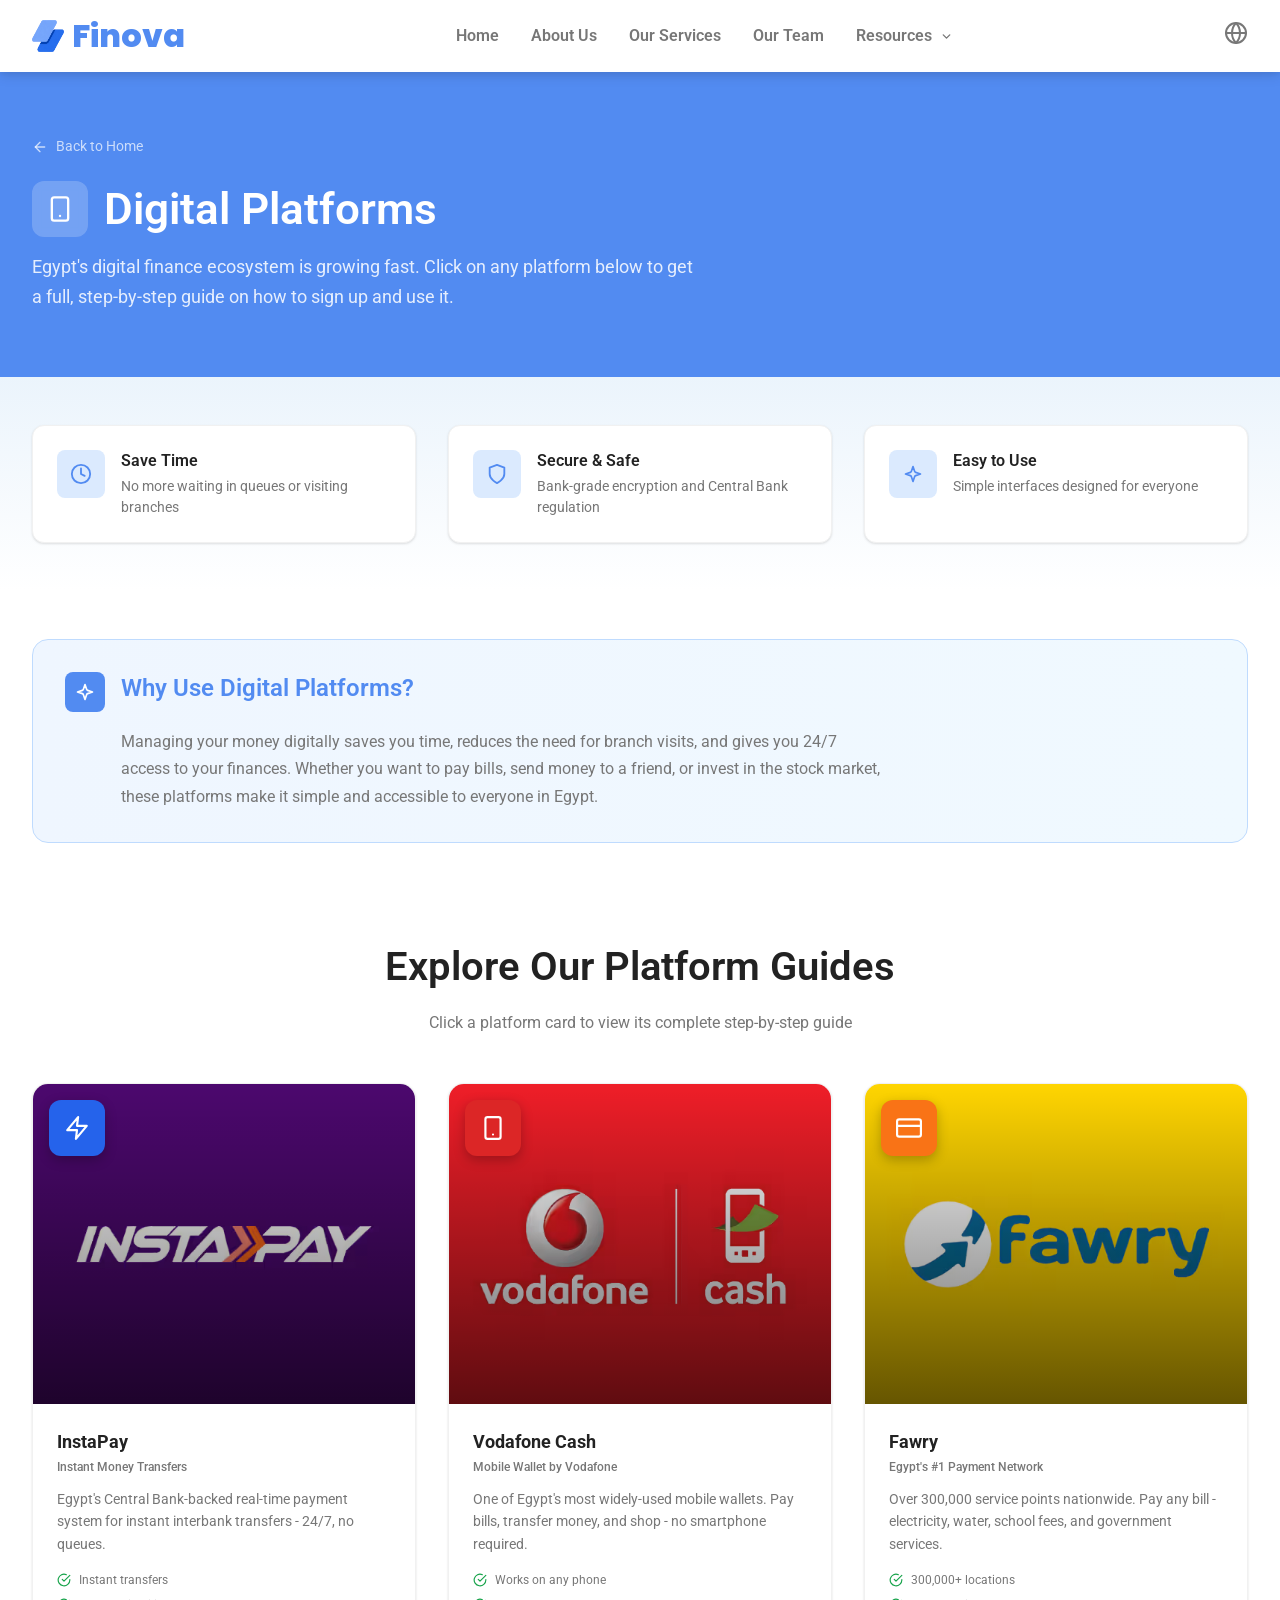
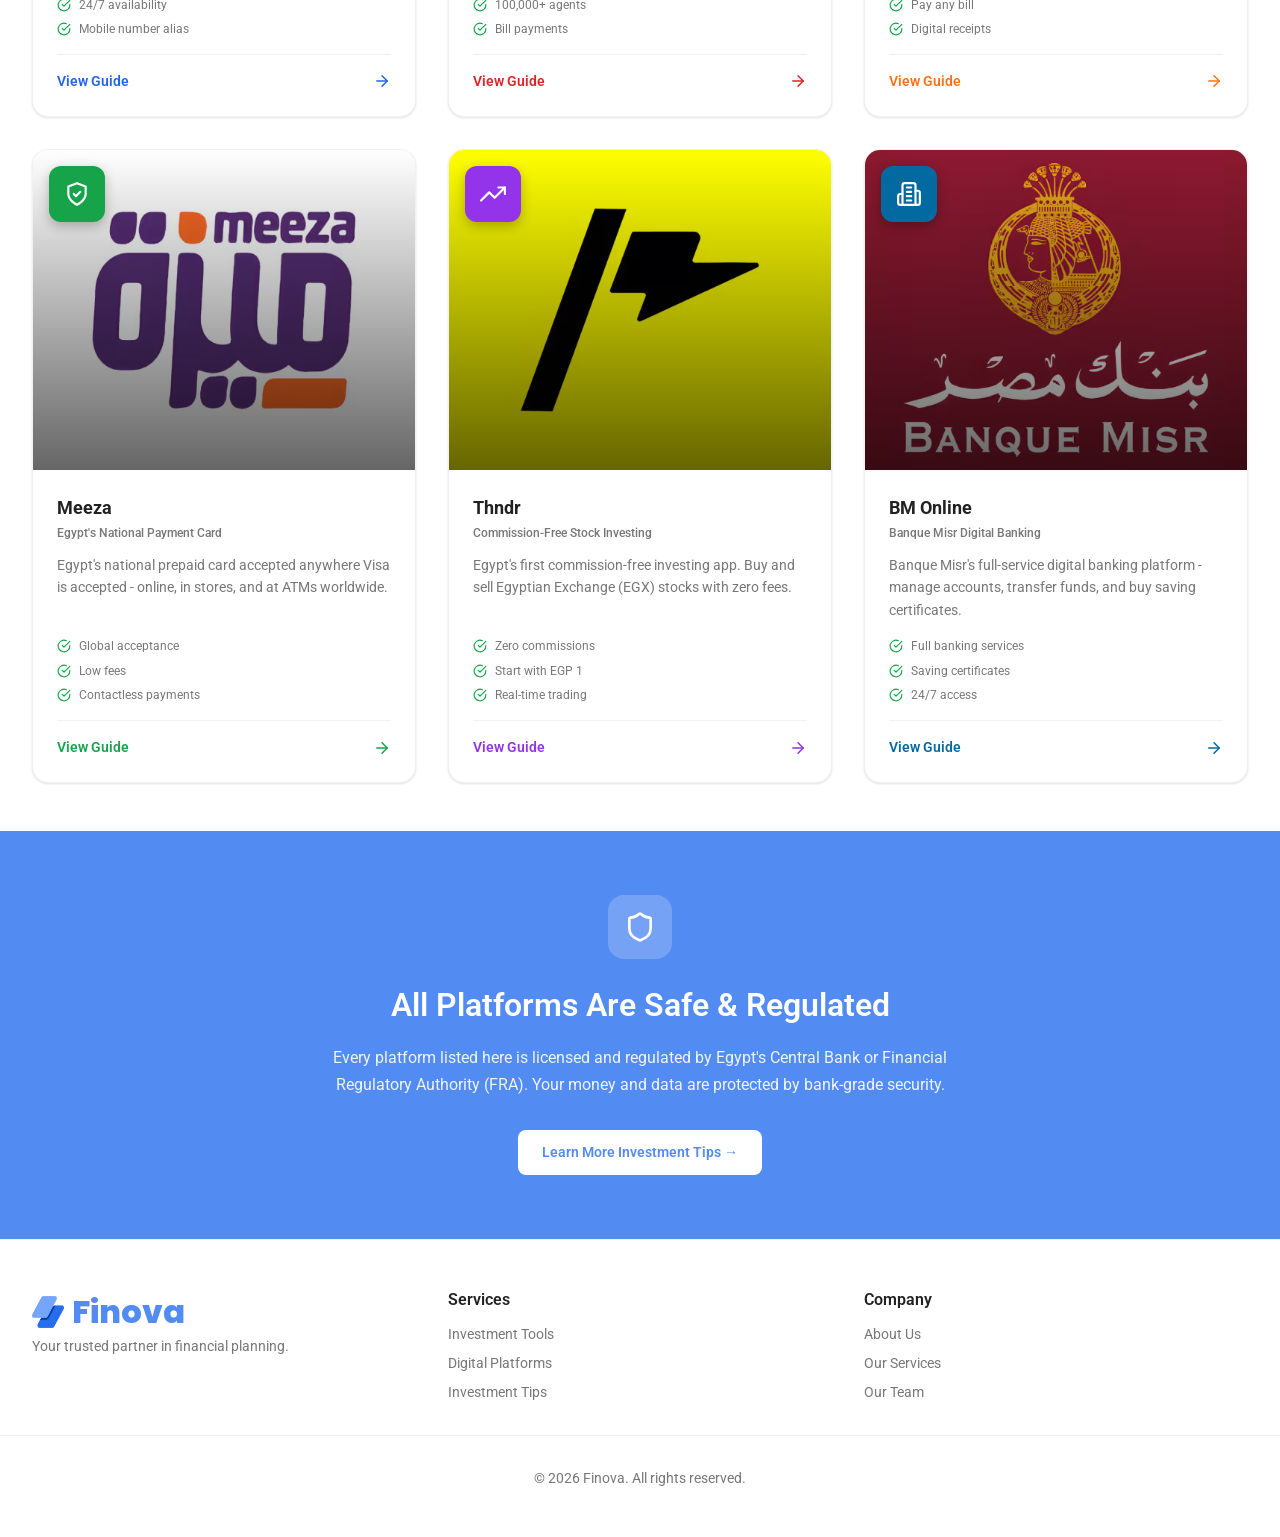
<file: digital-platforms.html>
<!doctype html>
<html lang="en">
  <head>
    <meta charset="UTF-8" />
    <meta name="viewport" content="width=device-width, initial-scale=1.0" />
    <link rel="shortcut icon" href="./favicon.ico" type="image/x-icon" />
    <title>Finova</title>
    <link rel="stylesheet" href="./styles.css" />
  </head>
  <body>
    <!-- Navbar -->
    <nav class="navbar">
      <div class="container">
        <div class="brand">
          <img src="./Finova.png" alt="Finova" width="24" />
          <a href="./index.html">Finova</a>
        </div>
        <button class="nav-toggle" aria-label="Toggle navigation" aria-expanded="false">
          <span></span>
          <span></span>
          <span></span>
        </button>
        <div class="nav-links">
          <a href="./index.html#home" class="nav-link">Home</a>
          <a href="./index.html#about" class="nav-link">About Us</a>
          <a href="./index.html#services" class="nav-link">Our Services</a>
          <a href="./index.html#team" class="nav-link">Our Team</a>
          <div class="nav-dropdown">
            <button class="nav-link nav-dropdown-trigger">
              Resources
              <svg
                xmlns="http://www.w3.org/2000/svg"
                width="13"
                height="13"
                viewBox="0 0 24 24"
                fill="none"
                stroke="currentColor"
                stroke-width="2.5"
                stroke-linecap="round"
                stroke-linejoin="round"
              >
                <polyline points="6 9 12 15 18 9" />
              </svg>
            </button>
            <div class="nav-dropdown-menu">
              <a href="./investment-tools.html" class="nav-dropdown-item">Investment Tools</a>
              <a href="./digital-platforms.html" class="nav-dropdown-item">Digital Platforms</a>
              <a href="./investment-tips.html" class="nav-dropdown-item">Investment Tips</a>
            </div>
          </div>
        </div>
        <button class="nav-globe-btn">
          <svg
            xmlns="http://www.w3.org/2000/svg"
            width="24"
            height="24"
            viewBox="0 0 24 24"
            fill="none"
            stroke="currentColor"
            stroke-width="2"
            stroke-linecap="round"
            stroke-linejoin="round"
            class="lucide lucide-globe-icon lucide-globe"
          >
            <circle cx="12" cy="12" r="10" />
            <path d="M12 2a14.5 14.5 0 0 0 0 20 14.5 14.5 0 0 0 0-20" />
            <path d="M2 12h20" />
          </svg>
        </button>
      </div>
    </nav>

    <!-- Page Header -->
    <div class="page-header page-header-primary">
      <div class="container">
        <a href="./index.html" class="back-link">
          <svg
            xmlns="http://www.w3.org/2000/svg"
            width="16"
            height="16"
            viewBox="0 0 24 24"
            fill="none"
            stroke="currentColor"
            stroke-width="2"
            stroke-linecap="round"
            stroke-linejoin="round"
          >
            <line x1="19" y1="12" x2="5" y2="12" />
            <polyline points="12 19 5 12 12 5" />
          </svg>
          Back to Home
        </a>
        <div class="page-header-title-row">
          <div class="page-header-icon">
            <svg
              xmlns="http://www.w3.org/2000/svg"
              width="28"
              height="28"
              viewBox="0 0 24 24"
              fill="none"
              stroke="currentColor"
              stroke-width="2"
              stroke-linecap="round"
              stroke-linejoin="round"
            >
              <rect x="5" y="2" width="14" height="20" rx="2" ry="2" />
              <line x1="12" y1="18" x2="12.01" y2="18" />
            </svg>
          </div>
          <h1>Digital Platforms</h1>
        </div>
        <p class="page-header-sub">
          Egypt's digital finance ecosystem is growing fast. Click on any platform below to get a full, step-by-step
          guide on how to sign up and use it.
        </p>
      </div>
    </div>

    <!-- Benefits Section -->
    <section class="section section--sm" style="background: linear-gradient(to bottom, #ebf4fc, white)">
      <div class="container">
        <div class="grid-3">
          <div class="benefit-card">
            <div class="benefit-icon">
              <svg
                xmlns="http://www.w3.org/2000/svg"
                width="22"
                height="22"
                viewBox="0 0 24 24"
                fill="none"
                stroke="currentColor"
                stroke-width="2"
                stroke-linecap="round"
                stroke-linejoin="round"
              >
                <circle cx="12" cy="12" r="10" />
                <polyline points="12 6 12 12 16 14" />
              </svg>
            </div>
            <div>
              <h3>Save Time</h3>
              <p>No more waiting in queues or visiting branches</p>
            </div>
          </div>

          <div class="benefit-card">
            <div class="benefit-icon">
              <svg
                xmlns="http://www.w3.org/2000/svg"
                width="22"
                height="22"
                viewBox="0 0 24 24"
                fill="none"
                stroke="currentColor"
                stroke-width="2"
                stroke-linecap="round"
                stroke-linejoin="round"
              >
                <path d="M12 22s8-4 8-10V5l-8-3-8 3v7c0 6 8 10 8 10z" />
              </svg>
            </div>
            <div>
              <h3>Secure &amp; Safe</h3>
              <p>Bank-grade encryption and Central Bank regulation</p>
            </div>
          </div>

          <div class="benefit-card">
            <div class="benefit-icon">
              <svg
                xmlns="http://www.w3.org/2000/svg"
                width="20"
                height="20"
                viewBox="0 0 24 24"
                fill="none"
                stroke="currentColor"
                stroke-width="2"
                stroke-linecap="round"
                stroke-linejoin="round"
              >
                <path
                  d="M12 3l1.912 5.813a2 2 0 0 0 1.275 1.275L21 12l-5.813 1.912a2 2 0 0 0-1.275 1.275L12 21l-1.912-5.813a2 2 0 0 0-1.275-1.275L3 12l5.813-1.912a2 2 0 0 0 1.275-1.275L12 3Z"
                />
              </svg>
            </div>
            <div>
              <h3>Easy to Use</h3>
              <p>Simple interfaces designed for everyone</p>
            </div>
          </div>
        </div>
      </div>
    </section>

    <!-- Why Digital Section -->
    <section class="section section--sm">
      <div class="container">
        <div class="info-highlight-box">
          <div class="info-highlight-row">
            <div class="info-highlight-icon">
              <svg
                xmlns="http://www.w3.org/2000/svg"
                width="20"
                height="20"
                viewBox="0 0 24 24"
                fill="none"
                stroke="currentColor"
                stroke-width="2"
                stroke-linecap="round"
                stroke-linejoin="round"
              >
                <path
                  d="M12 3l1.912 5.813a2 2 0 0 0 1.275 1.275L21 12l-5.813 1.912a2 2 0 0 0-1.275 1.275L12 21l-1.912-5.813a2 2 0 0 0-1.275-1.275L3 12l5.813-1.912a2 2 0 0 0 1.275-1.275L12 3Z"
                />
              </svg>
            </div>
            <h2>Why Use Digital Platforms?</h2>
          </div>
          <div class="info-highlight-body">
            <p>
              Managing your money digitally saves you time, reduces the need for branch visits, and gives you 24/7
              access to your finances. Whether you want to pay bills, send money to a friend, or invest in the stock
              market, these platforms make it simple and accessible to everyone in Egypt.
            </p>
          </div>
        </div>
      </div>
    </section>

    <!-- Platform Cards Grid -->
    <section class="section section--sm">
      <div class="container">
        <h2 class="section-title">Explore Our Platform Guides</h2>
        <p class="section-subtitle">Click a platform card to view its complete step-by-step guide</p>

        <div class="grid-md2-lg3">
          <!-- InstaPay -->
          <a href="./platforms/instapay.html" class="platform-card">
            <div class="platform-card-img">
              <img src="./images/instapay.avif" alt="InstaPay" />
              <div class="platform-card-img-overlay"></div>
              <div class="platform-card-badge bg-blue-600">
                <svg
                  xmlns="http://www.w3.org/2000/svg"
                  width="26"
                  height="26"
                  viewBox="0 0 24 24"
                  fill="none"
                  stroke="currentColor"
                  stroke-width="2"
                  stroke-linecap="round"
                  stroke-linejoin="round"
                >
                  <polygon points="13 2 3 14 12 14 11 22 21 10 12 10 13 2" />
                </svg>
              </div>
            </div>
            <div class="platform-card-body">
              <div class="platform-card-name">InstaPay</div>
              <div class="platform-card-tagline">Instant Money Transfers</div>
              <p class="platform-card-desc">
                Egypt's Central Bank-backed real-time payment system for instant interbank transfers - 24/7, no queues.
              </p>
              <div class="platform-card-features">
                <div class="platform-card-feature">
                  <svg
                    xmlns="http://www.w3.org/2000/svg"
                    width="14"
                    height="14"
                    viewBox="0 0 24 24"
                    fill="none"
                    stroke="#16a34a"
                    stroke-width="2"
                    stroke-linecap="round"
                    stroke-linejoin="round"
                  >
                    <path d="M22 11.08V12a10 10 0 1 1-5.93-9.14" />
                    <polyline points="22 4 12 14.01 9 11.01" />
                  </svg>
                  Instant transfers
                </div>
                <div class="platform-card-feature">
                  <svg
                    xmlns="http://www.w3.org/2000/svg"
                    width="14"
                    height="14"
                    viewBox="0 0 24 24"
                    fill="none"
                    stroke="#16a34a"
                    stroke-width="2"
                    stroke-linecap="round"
                    stroke-linejoin="round"
                  >
                    <path d="M22 11.08V12a10 10 0 1 1-5.93-9.14" />
                    <polyline points="22 4 12 14.01 9 11.01" />
                  </svg>
                  24/7 availability
                </div>
                <div class="platform-card-feature">
                  <svg
                    xmlns="http://www.w3.org/2000/svg"
                    width="14"
                    height="14"
                    viewBox="0 0 24 24"
                    fill="none"
                    stroke="#16a34a"
                    stroke-width="2"
                    stroke-linecap="round"
                    stroke-linejoin="round"
                  >
                    <path d="M22 11.08V12a10 10 0 1 1-5.93-9.14" />
                    <polyline points="22 4 12 14.01 9 11.01" />
                  </svg>
                  Mobile number alias
                </div>
              </div>
              <div class="platform-card-cta">
                <span class="platform-card-cta-text text-blue-600">View Guide</span>
                <svg
                  xmlns="http://www.w3.org/2000/svg"
                  width="18"
                  height="18"
                  viewBox="0 0 24 24"
                  fill="none"
                  stroke="currentColor"
                  stroke-width="2"
                  stroke-linecap="round"
                  stroke-linejoin="round"
                  class="text-blue-600"
                >
                  <line x1="5" y1="12" x2="19" y2="12" />
                  <polyline points="12 5 19 12 12 19" />
                </svg>
              </div>
            </div>
          </a>

          <!-- Vodafone Cash -->
          <a href="./platforms/vodafone-cash.html" class="platform-card">
            <div class="platform-card-img">
              <img src="./images/vodafone-cash.avif" alt="Vodafone Cash" />
              <div class="platform-card-img-overlay"></div>
              <div class="platform-card-badge bg-red-600">
                <svg
                  xmlns="http://www.w3.org/2000/svg"
                  width="26"
                  height="26"
                  viewBox="0 0 24 24"
                  fill="none"
                  stroke="currentColor"
                  stroke-width="2"
                  stroke-linecap="round"
                  stroke-linejoin="round"
                >
                  <rect x="5" y="2" width="14" height="20" rx="2" ry="2" />
                  <line x1="12" y1="18" x2="12.01" y2="18" />
                </svg>
              </div>
            </div>
            <div class="platform-card-body">
              <div class="platform-card-name">Vodafone Cash</div>
              <div class="platform-card-tagline">Mobile Wallet by Vodafone</div>
              <p class="platform-card-desc">
                One of Egypt's most widely-used mobile wallets. Pay bills, transfer money, and shop - no smartphone
                required.
              </p>
              <div class="platform-card-features">
                <div class="platform-card-feature">
                  <svg
                    xmlns="http://www.w3.org/2000/svg"
                    width="14"
                    height="14"
                    viewBox="0 0 24 24"
                    fill="none"
                    stroke="#16a34a"
                    stroke-width="2"
                    stroke-linecap="round"
                    stroke-linejoin="round"
                  >
                    <path d="M22 11.08V12a10 10 0 1 1-5.93-9.14" />
                    <polyline points="22 4 12 14.01 9 11.01" />
                  </svg>
                  Works on any phone
                </div>
                <div class="platform-card-feature">
                  <svg
                    xmlns="http://www.w3.org/2000/svg"
                    width="14"
                    height="14"
                    viewBox="0 0 24 24"
                    fill="none"
                    stroke="#16a34a"
                    stroke-width="2"
                    stroke-linecap="round"
                    stroke-linejoin="round"
                  >
                    <path d="M22 11.08V12a10 10 0 1 1-5.93-9.14" />
                    <polyline points="22 4 12 14.01 9 11.01" />
                  </svg>
                  100,000+ agents
                </div>
                <div class="platform-card-feature">
                  <svg
                    xmlns="http://www.w3.org/2000/svg"
                    width="14"
                    height="14"
                    viewBox="0 0 24 24"
                    fill="none"
                    stroke="#16a34a"
                    stroke-width="2"
                    stroke-linecap="round"
                    stroke-linejoin="round"
                  >
                    <path d="M22 11.08V12a10 10 0 1 1-5.93-9.14" />
                    <polyline points="22 4 12 14.01 9 11.01" />
                  </svg>
                  Bill payments
                </div>
              </div>
              <div class="platform-card-cta">
                <span class="platform-card-cta-text text-red-600">View Guide</span>
                <svg
                  xmlns="http://www.w3.org/2000/svg"
                  width="18"
                  height="18"
                  viewBox="0 0 24 24"
                  fill="none"
                  stroke="currentColor"
                  stroke-width="2"
                  stroke-linecap="round"
                  stroke-linejoin="round"
                  class="text-red-600"
                >
                  <line x1="5" y1="12" x2="19" y2="12" />
                  <polyline points="12 5 19 12 12 19" />
                </svg>
              </div>
            </div>
          </a>

          <!-- Fawry -->
          <a href="./platforms/fawry.html" class="platform-card">
            <div class="platform-card-img">
              <img src="./images/fawry.avif" alt="Fawry" />
              <div class="platform-card-img-overlay"></div>
              <div class="platform-card-badge bg-orange-500">
                <svg
                  xmlns="http://www.w3.org/2000/svg"
                  width="26"
                  height="26"
                  viewBox="0 0 24 24"
                  fill="none"
                  stroke="currentColor"
                  stroke-width="2"
                  stroke-linecap="round"
                  stroke-linejoin="round"
                >
                  <rect x="1" y="4" width="22" height="16" rx="2" ry="2" />
                  <line x1="1" y1="10" x2="23" y2="10" />
                </svg>
              </div>
            </div>
            <div class="platform-card-body">
              <div class="platform-card-name">Fawry</div>
              <div class="platform-card-tagline">Egypt's #1 Payment Network</div>
              <p class="platform-card-desc">
                Over 300,000 service points nationwide. Pay any bill - electricity, water, school fees, and government
                services.
              </p>
              <div class="platform-card-features">
                <div class="platform-card-feature">
                  <svg
                    xmlns="http://www.w3.org/2000/svg"
                    width="14"
                    height="14"
                    viewBox="0 0 24 24"
                    fill="none"
                    stroke="#16a34a"
                    stroke-width="2"
                    stroke-linecap="round"
                    stroke-linejoin="round"
                  >
                    <path d="M22 11.08V12a10 10 0 1 1-5.93-9.14" />
                    <polyline points="22 4 12 14.01 9 11.01" />
                  </svg>
                  300,000+ locations
                </div>
                <div class="platform-card-feature">
                  <svg
                    xmlns="http://www.w3.org/2000/svg"
                    width="14"
                    height="14"
                    viewBox="0 0 24 24"
                    fill="none"
                    stroke="#16a34a"
                    stroke-width="2"
                    stroke-linecap="round"
                    stroke-linejoin="round"
                  >
                    <path d="M22 11.08V12a10 10 0 1 1-5.93-9.14" />
                    <polyline points="22 4 12 14.01 9 11.01" />
                  </svg>
                  Pay any bill
                </div>
                <div class="platform-card-feature">
                  <svg
                    xmlns="http://www.w3.org/2000/svg"
                    width="14"
                    height="14"
                    viewBox="0 0 24 24"
                    fill="none"
                    stroke="#16a34a"
                    stroke-width="2"
                    stroke-linecap="round"
                    stroke-linejoin="round"
                  >
                    <path d="M22 11.08V12a10 10 0 1 1-5.93-9.14" />
                    <polyline points="22 4 12 14.01 9 11.01" />
                  </svg>
                  Digital receipts
                </div>
              </div>
              <div class="platform-card-cta">
                <span class="platform-card-cta-text text-orange-500">View Guide</span>
                <svg
                  xmlns="http://www.w3.org/2000/svg"
                  width="18"
                  height="18"
                  viewBox="0 0 24 24"
                  fill="none"
                  stroke="currentColor"
                  stroke-width="2"
                  stroke-linecap="round"
                  stroke-linejoin="round"
                  class="text-orange-500"
                >
                  <line x1="5" y1="12" x2="19" y2="12" />
                  <polyline points="12 5 19 12 12 19" />
                </svg>
              </div>
            </div>
          </a>

          <!-- Meeza -->
          <a href="./platforms/meeza.html" class="platform-card">
            <div class="platform-card-img">
              <img src="./images/meeza.avif" alt="Meeza" />
              <div class="platform-card-img-overlay"></div>
              <div class="platform-card-badge bg-green-600">
                <svg
                  xmlns="http://www.w3.org/2000/svg"
                  width="26"
                  height="26"
                  viewBox="0 0 24 24"
                  fill="none"
                  stroke="currentColor"
                  stroke-width="2"
                  stroke-linecap="round"
                  stroke-linejoin="round"
                >
                  <path d="M12 22s8-4 8-10V5l-8-3-8 3v7c0 6 8 10 8 10z" />
                  <polyline points="9 12 11 14 15 10" />
                </svg>
              </div>
            </div>
            <div class="platform-card-body">
              <div class="platform-card-name">Meeza</div>
              <div class="platform-card-tagline">Egypt's National Payment Card</div>
              <p class="platform-card-desc">
                Egypt's national prepaid card accepted anywhere Visa is accepted - online, in stores, and at ATMs
                worldwide.
              </p>
              <div class="platform-card-features">
                <div class="platform-card-feature">
                  <svg
                    xmlns="http://www.w3.org/2000/svg"
                    width="14"
                    height="14"
                    viewBox="0 0 24 24"
                    fill="none"
                    stroke="#16a34a"
                    stroke-width="2"
                    stroke-linecap="round"
                    stroke-linejoin="round"
                  >
                    <path d="M22 11.08V12a10 10 0 1 1-5.93-9.14" />
                    <polyline points="22 4 12 14.01 9 11.01" />
                  </svg>
                  Global acceptance
                </div>
                <div class="platform-card-feature">
                  <svg
                    xmlns="http://www.w3.org/2000/svg"
                    width="14"
                    height="14"
                    viewBox="0 0 24 24"
                    fill="none"
                    stroke="#16a34a"
                    stroke-width="2"
                    stroke-linecap="round"
                    stroke-linejoin="round"
                  >
                    <path d="M22 11.08V12a10 10 0 1 1-5.93-9.14" />
                    <polyline points="22 4 12 14.01 9 11.01" />
                  </svg>
                  Low fees
                </div>
                <div class="platform-card-feature">
                  <svg
                    xmlns="http://www.w3.org/2000/svg"
                    width="14"
                    height="14"
                    viewBox="0 0 24 24"
                    fill="none"
                    stroke="#16a34a"
                    stroke-width="2"
                    stroke-linecap="round"
                    stroke-linejoin="round"
                  >
                    <path d="M22 11.08V12a10 10 0 1 1-5.93-9.14" />
                    <polyline points="22 4 12 14.01 9 11.01" />
                  </svg>
                  Contactless payments
                </div>
              </div>
              <div class="platform-card-cta">
                <span class="platform-card-cta-text text-green-600">View Guide</span>
                <svg
                  xmlns="http://www.w3.org/2000/svg"
                  width="18"
                  height="18"
                  viewBox="0 0 24 24"
                  fill="none"
                  stroke="currentColor"
                  stroke-width="2"
                  stroke-linecap="round"
                  stroke-linejoin="round"
                  class="text-green-600"
                >
                  <line x1="5" y1="12" x2="19" y2="12" />
                  <polyline points="12 5 19 12 12 19" />
                </svg>
              </div>
            </div>
          </a>

          <!-- Thndr -->
          <a href="./platforms/thndr.html" class="platform-card">
            <div class="platform-card-img">
              <img src="./images/thndr.avif" alt="Thndr" />
              <div class="platform-card-img-overlay"></div>
              <div class="platform-card-badge bg-purple-600">
                <svg
                  xmlns="http://www.w3.org/2000/svg"
                  width="26"
                  height="26"
                  viewBox="0 0 24 24"
                  fill="none"
                  stroke="currentColor"
                  stroke-width="2"
                  stroke-linecap="round"
                  stroke-linejoin="round"
                >
                  <polyline points="23 6 13.5 15.5 8.5 10.5 1 18" />
                  <polyline points="17 6 23 6 23 12" />
                </svg>
              </div>
            </div>
            <div class="platform-card-body">
              <div class="platform-card-name">Thndr</div>
              <div class="platform-card-tagline">Commission-Free Stock Investing</div>
              <p class="platform-card-desc">
                Egypt's first commission-free investing app. Buy and sell Egyptian Exchange (EGX) stocks with zero fees.
              </p>
              <div class="platform-card-features">
                <div class="platform-card-feature">
                  <svg
                    xmlns="http://www.w3.org/2000/svg"
                    width="14"
                    height="14"
                    viewBox="0 0 24 24"
                    fill="none"
                    stroke="#16a34a"
                    stroke-width="2"
                    stroke-linecap="round"
                    stroke-linejoin="round"
                  >
                    <path d="M22 11.08V12a10 10 0 1 1-5.93-9.14" />
                    <polyline points="22 4 12 14.01 9 11.01" />
                  </svg>
                  Zero commissions
                </div>
                <div class="platform-card-feature">
                  <svg
                    xmlns="http://www.w3.org/2000/svg"
                    width="14"
                    height="14"
                    viewBox="0 0 24 24"
                    fill="none"
                    stroke="#16a34a"
                    stroke-width="2"
                    stroke-linecap="round"
                    stroke-linejoin="round"
                  >
                    <path d="M22 11.08V12a10 10 0 1 1-5.93-9.14" />
                    <polyline points="22 4 12 14.01 9 11.01" />
                  </svg>
                  Start with EGP 1
                </div>
                <div class="platform-card-feature">
                  <svg
                    xmlns="http://www.w3.org/2000/svg"
                    width="14"
                    height="14"
                    viewBox="0 0 24 24"
                    fill="none"
                    stroke="#16a34a"
                    stroke-width="2"
                    stroke-linecap="round"
                    stroke-linejoin="round"
                  >
                    <path d="M22 11.08V12a10 10 0 1 1-5.93-9.14" />
                    <polyline points="22 4 12 14.01 9 11.01" />
                  </svg>
                  Real-time trading
                </div>
              </div>
              <div class="platform-card-cta">
                <span class="platform-card-cta-text text-purple-600">View Guide</span>
                <svg
                  xmlns="http://www.w3.org/2000/svg"
                  width="18"
                  height="18"
                  viewBox="0 0 24 24"
                  fill="none"
                  stroke="currentColor"
                  stroke-width="2"
                  stroke-linecap="round"
                  stroke-linejoin="round"
                  class="text-purple-600"
                >
                  <line x1="5" y1="12" x2="19" y2="12" />
                  <polyline points="12 5 19 12 12 19" />
                </svg>
              </div>
            </div>
          </a>

          <!-- BM Online -->
          <a href="./platforms/bm-online.html" class="platform-card">
            <div class="platform-card-img">
              <img src="./images/banque-misr.avif" alt="BM Online" />
              <div class="platform-card-img-overlay"></div>
              <div class="platform-card-badge bg-sky-700">
                <svg
                  xmlns="http://www.w3.org/2000/svg"
                  width="26"
                  height="26"
                  viewBox="0 0 24 24"
                  fill="none"
                  stroke="currentColor"
                  stroke-width="2"
                  stroke-linecap="round"
                  stroke-linejoin="round"
                >
                  <path d="M6 22V4a2 2 0 0 1 2-2h8a2 2 0 0 1 2 2v18Z" />
                  <path d="M6 12H4a2 2 0 0 0-2 2v6a2 2 0 0 0 2 2h2" />
                  <path d="M18 9h2a2 2 0 0 1 2 2v9a2 2 0 0 1-2 2h-2" />
                  <path d="M10 6h4" />
                  <path d="M10 10h4" />
                  <path d="M10 14h4" />
                  <path d="M10 18h4" />
                </svg>
              </div>
            </div>
            <div class="platform-card-body">
              <div class="platform-card-name">BM Online</div>
              <div class="platform-card-tagline">Banque Misr Digital Banking</div>
              <p class="platform-card-desc">
                Banque Misr's full-service digital banking platform - manage accounts, transfer funds, and buy saving
                certificates.
              </p>
              <div class="platform-card-features">
                <div class="platform-card-feature">
                  <svg
                    xmlns="http://www.w3.org/2000/svg"
                    width="14"
                    height="14"
                    viewBox="0 0 24 24"
                    fill="none"
                    stroke="#16a34a"
                    stroke-width="2"
                    stroke-linecap="round"
                    stroke-linejoin="round"
                  >
                    <path d="M22 11.08V12a10 10 0 1 1-5.93-9.14" />
                    <polyline points="22 4 12 14.01 9 11.01" />
                  </svg>
                  Full banking services
                </div>
                <div class="platform-card-feature">
                  <svg
                    xmlns="http://www.w3.org/2000/svg"
                    width="14"
                    height="14"
                    viewBox="0 0 24 24"
                    fill="none"
                    stroke="#16a34a"
                    stroke-width="2"
                    stroke-linecap="round"
                    stroke-linejoin="round"
                  >
                    <path d="M22 11.08V12a10 10 0 1 1-5.93-9.14" />
                    <polyline points="22 4 12 14.01 9 11.01" />
                  </svg>
                  Saving certificates
                </div>
                <div class="platform-card-feature">
                  <svg
                    xmlns="http://www.w3.org/2000/svg"
                    width="14"
                    height="14"
                    viewBox="0 0 24 24"
                    fill="none"
                    stroke="#16a34a"
                    stroke-width="2"
                    stroke-linecap="round"
                    stroke-linejoin="round"
                  >
                    <path d="M22 11.08V12a10 10 0 1 1-5.93-9.14" />
                    <polyline points="22 4 12 14.01 9 11.01" />
                  </svg>
                  24/7 access
                </div>
              </div>
              <div class="platform-card-cta">
                <span class="platform-card-cta-text text-sky-700">View Guide</span>
                <svg
                  xmlns="http://www.w3.org/2000/svg"
                  width="18"
                  height="18"
                  viewBox="0 0 24 24"
                  fill="none"
                  stroke="currentColor"
                  stroke-width="2"
                  stroke-linecap="round"
                  stroke-linejoin="round"
                  class="text-sky-700"
                >
                  <line x1="5" y1="12" x2="19" y2="12" />
                  <polyline points="12 5 19 12 12 19" />
                </svg>
              </div>
            </div>
          </a>
        </div>
      </div>
    </section>

    <!-- Bottom CTA -->
    <div class="cta-section cta-section--primary">
      <div class="container">
        <div class="cta-icon">
          <svg
            xmlns="http://www.w3.org/2000/svg"
            width="32"
            height="32"
            viewBox="0 0 24 24"
            fill="none"
            stroke="currentColor"
            stroke-width="2"
            stroke-linecap="round"
            stroke-linejoin="round"
            class="lucide lucide-shield text-white"
            data-fg-cyr580="6.28:2103.7318:/src/app/pages/DigitalPlatforms.tsx:252:13:11390:43:e:Shield::::::B8zf"
            data-fgid-cyr580=":r1kq:"
          >
            <path
              d="M20 13c0 5-3.5 7.5-7.66 8.95a1 1 0 0 1-.67-.01C7.5 20.5 4 18 4 13V6a1 1 0 0 1 1-1c2 0 4.5-1.2 6.24-2.72a1.17 1.17 0 0 1 1.52 0C14.51 3.81 17 5 19 5a1 1 0 0 1 1 1z"
            ></path>
          </svg>
        </div>
        <h2>All Platforms Are Safe &amp; Regulated</h2>
        <p>
          Every platform listed here is licensed and regulated by Egypt's Central Bank or Financial Regulatory Authority
          (FRA). Your money and data are protected by bank-grade security.
        </p>
        <div class="cta-buttons">
          <a href="./investment-tips.html" class="btn-white">Learn More Investment Tips &rarr;</a>
        </div>
      </div>
    </div>

    <!-- Footer -->
    <footer class="footer">
      <div class="container">
        <div class="footer-grid">
          <div>
            <div class="brand">
              <img src="./Finova.png" alt="Finova" width="24" />
              <a href="./index.html">Finova</a>
            </div>
            <p class="footer-desc">Your trusted partner in financial planning.</p>
          </div>
          <div>
            <h4>Services</h4>
            <div class="footer-links">
              <a href="./investment-tools.html">Investment Tools</a>
              <a href="./digital-platforms.html">Digital Platforms</a>
              <a href="./investment-tips.html">Investment Tips</a>
            </div>
          </div>
          <div>
            <h4>Company</h4>
            <div class="footer-links">
              <a href="./index.html#about">About Us</a>
              <a href="./index.html#services">Our Services</a>
              <a href="./index.html#team">Our Team</a>
            </div>
          </div>
        </div>
      </div>
      <div class="footer-bottom">
        <p>&copy; 2026 Finova. All rights reserved.</p>
      </div>
    </footer>
    <script>
      (function () {
        var toggle = document.querySelector('.nav-toggle');
        var links = document.querySelector('.nav-links');
        toggle.addEventListener('click', function () {
          var open = links.classList.toggle('open');
          toggle.classList.toggle('open', open);
          toggle.setAttribute('aria-expanded', String(open));
        });
        document.querySelectorAll('.nav-dropdown-trigger').forEach(function (btn) {
          btn.addEventListener('click', function () {
            if (window.innerWidth < 768) {
              btn.closest('.nav-dropdown').classList.toggle('open');
            }
          });
        });
        document.querySelectorAll('.nav-dropdown-item').forEach(function (item) {
          item.addEventListener('click', function () {
            if (window.innerWidth < 768) {
              links.classList.remove('open');
              toggle.classList.remove('open');
              toggle.setAttribute('aria-expanded', 'false');
            }
          });
        });
      })();
    </script>
  </body>
</html>
</file>
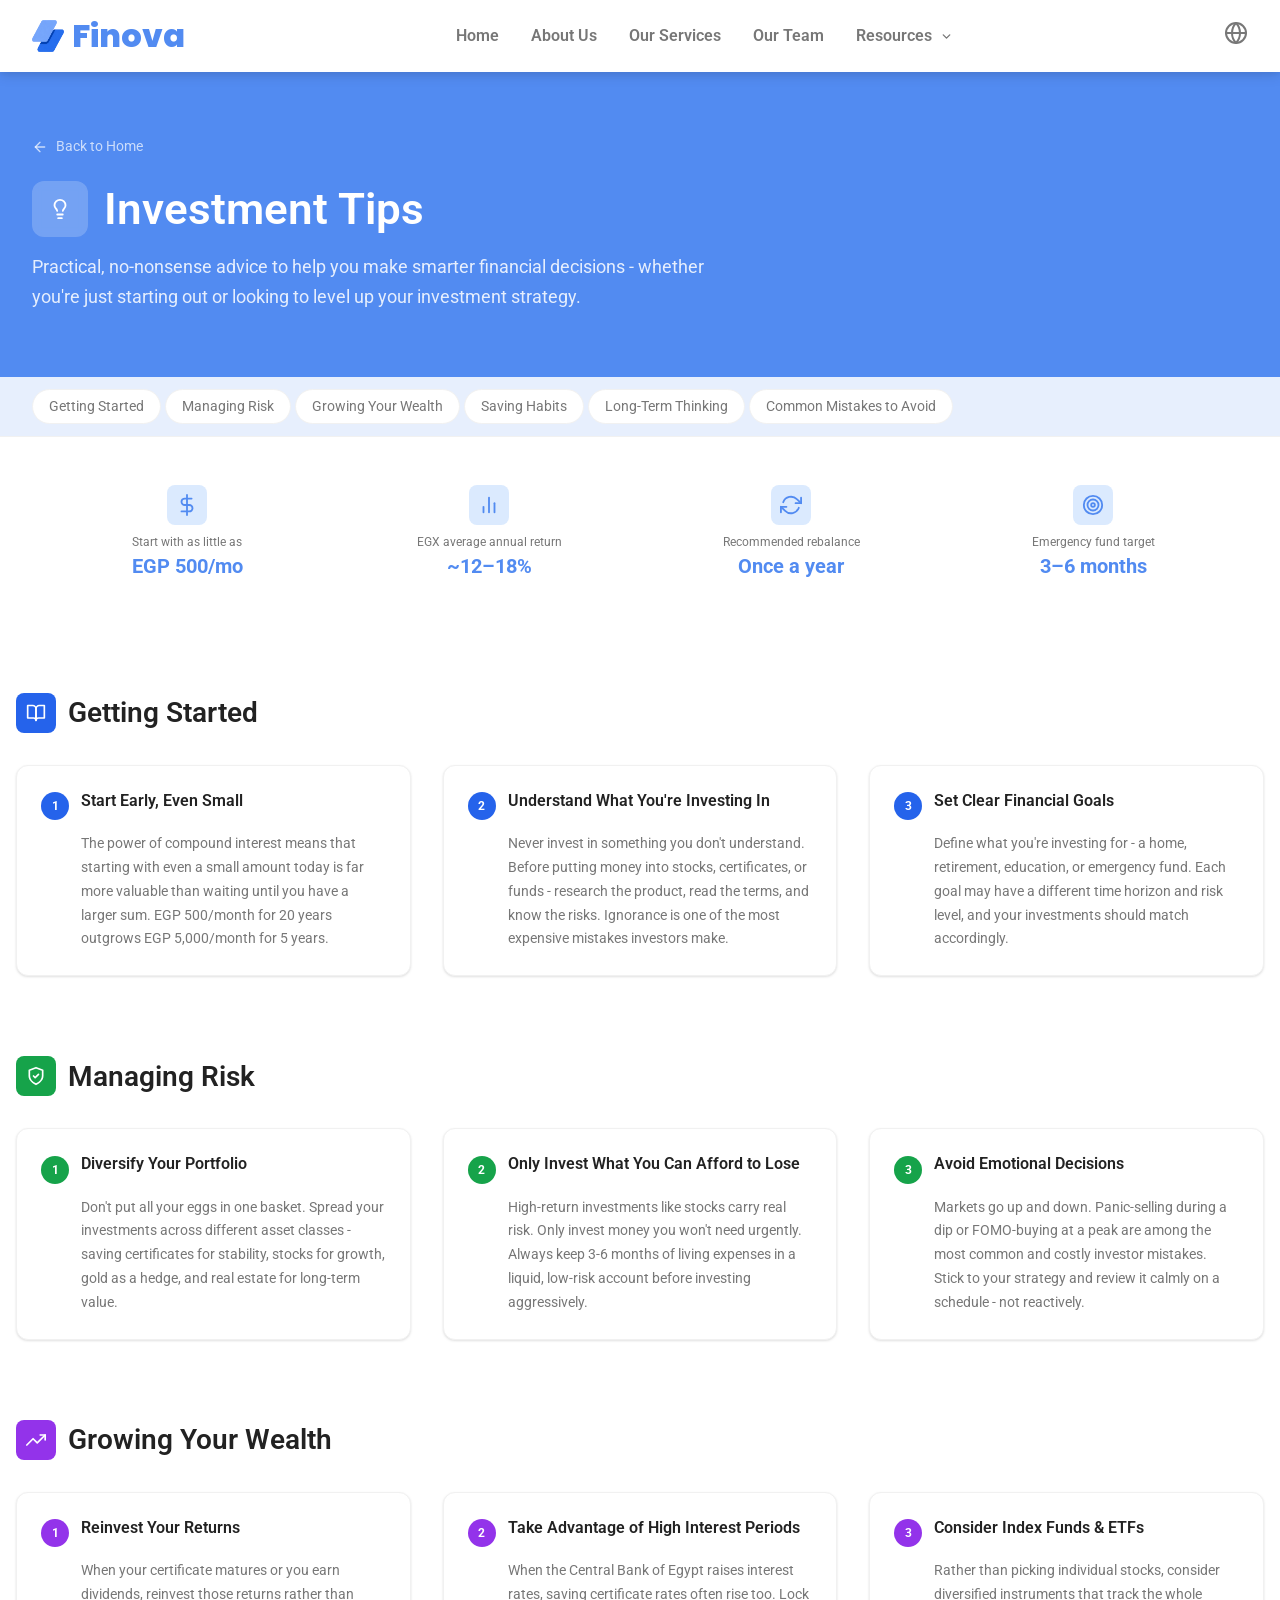
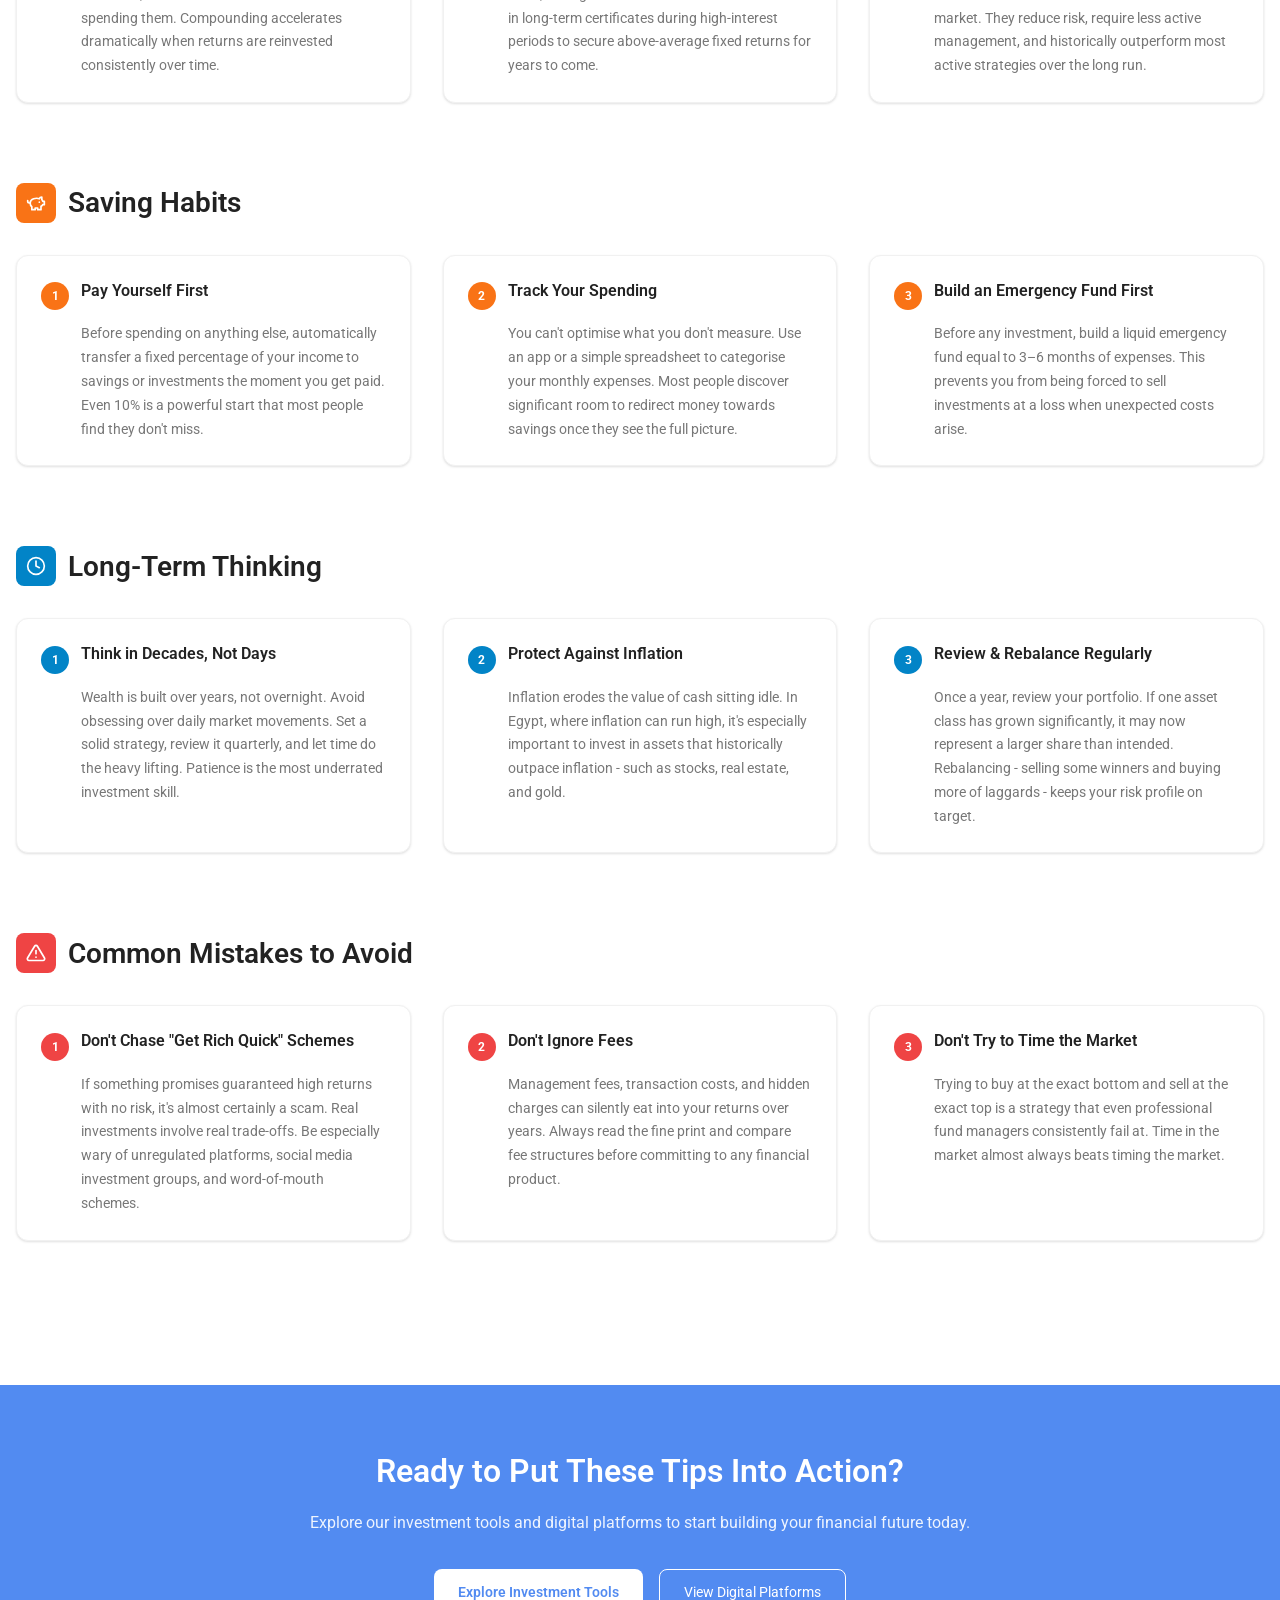
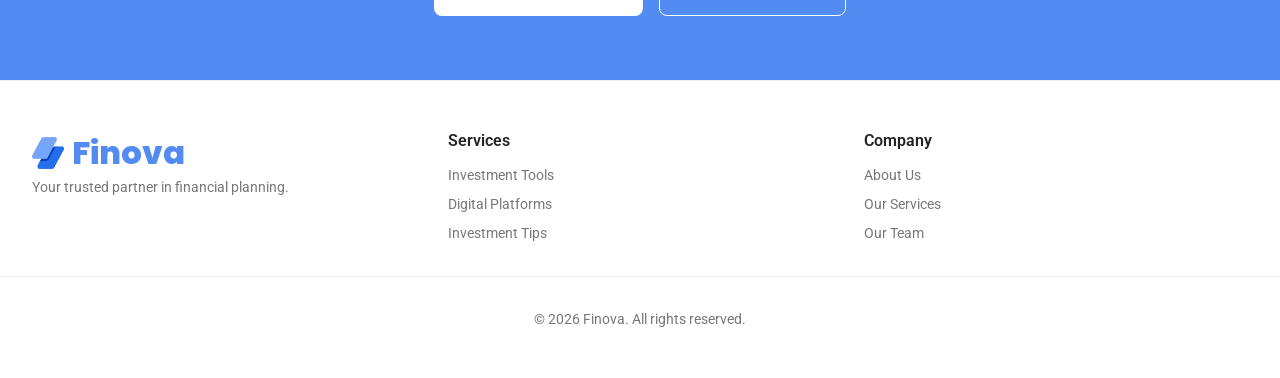
<file: investment-tips.html>
<!doctype html>
<html lang="en">
  <head>
    <meta charset="UTF-8" />
    <meta name="viewport" content="width=device-width, initial-scale=1.0" />
    <link rel="shortcut icon" href="./favicon.ico" type="image/x-icon" />
    <title>Finova</title>
    <link rel="stylesheet" href="./styles.css" />
  </head>
  <body>
    <!-- Navbar -->
    <nav class="navbar">
      <div class="container">
        <div class="brand">
          <img src="./Finova.png" alt="Finova" width="24" />
          <a href="./index.html">Finova</a>
        </div>
        <button class="nav-toggle" aria-label="Toggle navigation" aria-expanded="false">
          <span></span>
          <span></span>
          <span></span>
        </button>
        <div class="nav-links">
          <a href="./index.html#home" class="nav-link">Home</a>
          <a href="./index.html#about" class="nav-link">About Us</a>
          <a href="./index.html#services" class="nav-link">Our Services</a>
          <a href="./index.html#team" class="nav-link">Our Team</a>
          <div class="nav-dropdown">
            <button class="nav-link nav-dropdown-trigger">
              Resources
              <svg
                xmlns="http://www.w3.org/2000/svg"
                width="13"
                height="13"
                viewBox="0 0 24 24"
                fill="none"
                stroke="currentColor"
                stroke-width="2.5"
                stroke-linecap="round"
                stroke-linejoin="round"
              >
                <polyline points="6 9 12 15 18 9" />
              </svg>
            </button>
            <div class="nav-dropdown-menu">
              <a href="./investment-tools.html" class="nav-dropdown-item">Investment Tools</a>
              <a href="./digital-platforms.html" class="nav-dropdown-item">Digital Platforms</a>
              <a href="./investment-tips.html" class="nav-dropdown-item">Investment Tips</a>
            </div>
          </div>
        </div>
        <button class="nav-globe-btn">
          <svg
            xmlns="http://www.w3.org/2000/svg"
            width="24"
            height="24"
            viewBox="0 0 24 24"
            fill="none"
            stroke="currentColor"
            stroke-width="2"
            stroke-linecap="round"
            stroke-linejoin="round"
            class="lucide lucide-globe-icon lucide-globe"
          >
            <circle cx="12" cy="12" r="10" />
            <path d="M12 2a14.5 14.5 0 0 0 0 20 14.5 14.5 0 0 0 0-20" />
            <path d="M2 12h20" />
          </svg>
        </button>
      </div>
    </nav>

    <!-- Page Header -->
    <div class="page-header page-header-primary">
      <div class="container">
        <a href="./index.html" class="back-link">
          <svg
            xmlns="http://www.w3.org/2000/svg"
            width="16"
            height="16"
            viewBox="0 0 24 24"
            fill="none"
            stroke="currentColor"
            stroke-width="2"
            stroke-linecap="round"
            stroke-linejoin="round"
          >
            <line x1="19" y1="12" x2="5" y2="12" />
            <polyline points="12 19 5 12 12 5" />
          </svg>
          Back to Home
        </a>
        <div class="page-header-title-row">
          <div class="page-header-icon">
            <svg
              xmlns="http://www.w3.org/2000/svg"
              width="22"
              height="22"
              viewBox="0 0 24 24"
              fill="none"
              stroke="currentColor"
              stroke-width="2"
              stroke-linecap="round"
              stroke-linejoin="round"
            >
              <line x1="9" y1="18" x2="15" y2="18" />
              <line x1="10" y1="22" x2="14" y2="22" />
              <path
                d="M15.09 14c.18-.98.65-1.74 1.41-2.5A4.65 4.65 0 0 0 18 8 6 6 0 0 0 6 8c0 1 .23 2.23 1.5 3.5A4.61 4.61 0 0 1 8.91 14"
              />
            </svg>
          </div>
          <h1>Investment Tips</h1>
        </div>
        <p class="page-header-sub">
          Practical, no-nonsense advice to help you make smarter financial decisions - whether you're just starting out
          or looking to level up your investment strategy.
        </p>
      </div>
    </div>

    <!-- Category Navigation -->
    <div class="tips-nav">
      <div class="container">
        <a href="#basics" class="tips-cat-btn">Getting Started</a>
        <a href="#risk" class="tips-cat-btn">Managing Risk</a>
        <a href="#growth" class="tips-cat-btn">Growing Your Wealth</a>
        <a href="#savings" class="tips-cat-btn">Saving Habits</a>
        <a href="#longterm" class="tips-cat-btn">Long-Term Thinking</a>
        <a href="#mistakes" class="tips-cat-btn">Common Mistakes to Avoid</a>
      </div>
    </div>

    <!-- Quick Stats Bar -->
    <section style="background: white; padding: 3rem 1rem">
      <div class="container">
        <div class="quick-stats-grid">
          <div class="quick-stat">
            <div class="quick-stat-icon">
              <svg
                xmlns="http://www.w3.org/2000/svg"
                width="22"
                height="22"
                viewBox="0 0 24 24"
                fill="none"
                stroke="currentColor"
                stroke-width="2"
                stroke-linecap="round"
                stroke-linejoin="round"
              >
                <line x1="12" y1="1" x2="12" y2="23" />
                <path d="M17 5H9.5a3.5 3.5 0 0 0 0 7h5a3.5 3.5 0 0 1 0 7H6" />
              </svg>
            </div>
            <div class="quick-stat-label">Start with as little as</div>
            <div class="quick-stat-value">EGP 500/mo</div>
          </div>
          <div class="quick-stat">
            <div class="quick-stat-icon">
              <svg
                xmlns="http://www.w3.org/2000/svg"
                width="22"
                height="22"
                viewBox="0 0 24 24"
                fill="none"
                stroke="currentColor"
                stroke-width="2"
                stroke-linecap="round"
                stroke-linejoin="round"
              >
                <line x1="18" y1="20" x2="18" y2="10" />
                <line x1="12" y1="20" x2="12" y2="4" />
                <line x1="6" y1="20" x2="6" y2="14" />
              </svg>
            </div>
            <div class="quick-stat-label">EGX average annual return</div>
            <div class="quick-stat-value">~12–18%</div>
          </div>
          <div class="quick-stat">
            <div class="quick-stat-icon">
              <svg
                xmlns="http://www.w3.org/2000/svg"
                width="22"
                height="22"
                viewBox="0 0 24 24"
                fill="none"
                stroke="currentColor"
                stroke-width="2"
                stroke-linecap="round"
                stroke-linejoin="round"
              >
                <polyline points="23 4 23 10 17 10" />
                <polyline points="1 20 1 14 7 14" />
                <path d="M3.51 9a9 9 0 0 1 14.85-3.36L23 10M1 14l4.64 4.36A9 9 0 0 0 20.49 15" />
              </svg>
            </div>
            <div class="quick-stat-label">Recommended rebalance</div>
            <div class="quick-stat-value">Once a year</div>
          </div>
          <div class="quick-stat">
            <div class="quick-stat-icon">
              <svg
                xmlns="http://www.w3.org/2000/svg"
                width="22"
                height="22"
                viewBox="0 0 24 24"
                fill="none"
                stroke="currentColor"
                stroke-width="2"
                stroke-linecap="round"
                stroke-linejoin="round"
              >
                <circle cx="12" cy="12" r="10" />
                <circle cx="12" cy="12" r="6" />
                <circle cx="12" cy="12" r="2" />
              </svg>
            </div>
            <div class="quick-stat-label">Emergency fund target</div>
            <div class="quick-stat-value">3–6 months</div>
          </div>
        </div>
      </div>
    </section>

    <!-- Tip Sections -->
    <div class="container" style="padding: 4rem 1rem">
      <!-- Getting Started -->
      <section id="basics" class="tip-section">
        <div class="tip-section-header">
          <div class="tip-section-icon bg-blue-600">
            <svg
              xmlns="http://www.w3.org/2000/svg"
              width="20"
              height="20"
              viewBox="0 0 24 24"
              fill="none"
              stroke="currentColor"
              stroke-width="2"
              stroke-linecap="round"
              stroke-linejoin="round"
            >
              <path d="M2 3h6a4 4 0 0 1 4 4v14a3 3 0 0 0-3-3H2z" />
              <path d="M22 3h-6a4 4 0 0 0-4 4v14a3 3 0 0 1 3-3h7z" />
            </svg>
          </div>
          <h2>Getting Started</h2>
        </div>
        <div class="grid-3">
          <div class="tip-card">
            <div class="tip-card-header">
              <span class="tip-number bg-blue-600">1</span>
              <h3>Start Early, Even Small</h3>
            </div>
            <p>
              The power of compound interest means that starting with even a small amount today is far more valuable
              than waiting until you have a larger sum. EGP 500/month for 20 years outgrows EGP 5,000/month for 5 years.
            </p>
          </div>
          <div class="tip-card">
            <div class="tip-card-header">
              <span class="tip-number bg-blue-600">2</span>
              <h3>Understand What You're Investing In</h3>
            </div>
            <p>
              Never invest in something you don't understand. Before putting money into stocks, certificates, or funds -
              research the product, read the terms, and know the risks. Ignorance is one of the most expensive mistakes
              investors make.
            </p>
          </div>
          <div class="tip-card">
            <div class="tip-card-header">
              <span class="tip-number bg-blue-600">3</span>
              <h3>Set Clear Financial Goals</h3>
            </div>
            <p>
              Define what you're investing for - a home, retirement, education, or emergency fund. Each goal may have a
              different time horizon and risk level, and your investments should match accordingly.
            </p>
          </div>
        </div>
      </section>

      <!-- Managing Risk -->
      <section id="risk" class="tip-section">
        <div class="tip-section-header">
          <div class="tip-section-icon bg-green-600">
            <svg
              xmlns="http://www.w3.org/2000/svg"
              width="20"
              height="20"
              viewBox="0 0 24 24"
              fill="none"
              stroke="currentColor"
              stroke-width="2"
              stroke-linecap="round"
              stroke-linejoin="round"
            >
              <path d="M12 22s8-4 8-10V5l-8-3-8 3v7c0 6 8 10 8 10z" />
              <polyline points="9 12 11 14 15 10" />
            </svg>
          </div>
          <h2>Managing Risk</h2>
        </div>
        <div class="grid-3">
          <div class="tip-card">
            <div class="tip-card-header">
              <span class="tip-number bg-green-600">1</span>
              <h3>Diversify Your Portfolio</h3>
            </div>
            <p>
              Don't put all your eggs in one basket. Spread your investments across different asset classes - saving
              certificates for stability, stocks for growth, gold as a hedge, and real estate for long-term value.
            </p>
          </div>
          <div class="tip-card">
            <div class="tip-card-header">
              <span class="tip-number bg-green-600">2</span>
              <h3>Only Invest What You Can Afford to Lose</h3>
            </div>
            <p>
              High-return investments like stocks carry real risk. Only invest money you won't need urgently. Always
              keep 3-6 months of living expenses in a liquid, low-risk account before investing aggressively.
            </p>
          </div>
          <div class="tip-card">
            <div class="tip-card-header">
              <span class="tip-number bg-green-600">3</span>
              <h3>Avoid Emotional Decisions</h3>
            </div>
            <p>
              Markets go up and down. Panic-selling during a dip or FOMO-buying at a peak are among the most common and
              costly investor mistakes. Stick to your strategy and review it calmly on a schedule - not reactively.
            </p>
          </div>
        </div>
      </section>

      <!-- Growing Your Wealth -->
      <section id="growth" class="tip-section">
        <div class="tip-section-header">
          <div class="tip-section-icon bg-purple-600">
            <svg
              xmlns="http://www.w3.org/2000/svg"
              width="20"
              height="20"
              viewBox="0 0 24 24"
              fill="none"
              stroke="currentColor"
              stroke-width="2"
              stroke-linecap="round"
              stroke-linejoin="round"
            >
              <polyline points="23 6 13.5 15.5 8.5 10.5 1 18" />
              <polyline points="17 6 23 6 23 12" />
            </svg>
          </div>
          <h2>Growing Your Wealth</h2>
        </div>
        <div class="grid-3">
          <div class="tip-card">
            <div class="tip-card-header">
              <span class="tip-number bg-purple-600">1</span>
              <h3>Reinvest Your Returns</h3>
            </div>
            <p>
              When your certificate matures or you earn dividends, reinvest those returns rather than spending them.
              Compounding accelerates dramatically when returns are reinvested consistently over time.
            </p>
          </div>
          <div class="tip-card">
            <div class="tip-card-header">
              <span class="tip-number bg-purple-600">2</span>
              <h3>Take Advantage of High Interest Periods</h3>
            </div>
            <p>
              When the Central Bank of Egypt raises interest rates, saving certificate rates often rise too. Lock in
              long-term certificates during high-interest periods to secure above-average fixed returns for years to
              come.
            </p>
          </div>
          <div class="tip-card">
            <div class="tip-card-header">
              <span class="tip-number bg-purple-600">3</span>
              <h3>Consider Index Funds &amp; ETFs</h3>
            </div>
            <p>
              Rather than picking individual stocks, consider diversified instruments that track the whole market. They
              reduce risk, require less active management, and historically outperform most active strategies over the
              long run.
            </p>
          </div>
        </div>
      </section>

      <!-- Saving Habits -->
      <section id="savings" class="tip-section">
        <div class="tip-section-header">
          <div class="tip-section-icon bg-orange-500">
            <svg
              xmlns="http://www.w3.org/2000/svg"
              width="20"
              height="20"
              viewBox="0 0 24 24"
              fill="none"
              stroke="currentColor"
              stroke-width="2"
              stroke-linecap="round"
              stroke-linejoin="round"
            >
              <path
                d="M19 5c-1.5 0-2.8 1.4-3 2-3.5-1.5-11-.3-11 5 0 1.8 0 3 2 4.5V20h4v-2h3v2h4v-4c1-.5 1.7-1 2-2h2v-4h-2c0-1-.5-1.5-1-2h0V5z"
              />
              <path d="M2 9v1a2 2 0 0 0 2 2h1" />
              <path d="M16 11h0" />
            </svg>
          </div>
          <h2>Saving Habits</h2>
        </div>
        <div class="grid-3">
          <div class="tip-card">
            <div class="tip-card-header">
              <span class="tip-number bg-orange-500">1</span>
              <h3>Pay Yourself First</h3>
            </div>
            <p>
              Before spending on anything else, automatically transfer a fixed percentage of your income to savings or
              investments the moment you get paid. Even 10% is a powerful start that most people find they don't miss.
            </p>
          </div>
          <div class="tip-card">
            <div class="tip-card-header">
              <span class="tip-number bg-orange-500">2</span>
              <h3>Track Your Spending</h3>
            </div>
            <p>
              You can't optimise what you don't measure. Use an app or a simple spreadsheet to categorise your monthly
              expenses. Most people discover significant room to redirect money towards savings once they see the full
              picture.
            </p>
          </div>
          <div class="tip-card">
            <div class="tip-card-header">
              <span class="tip-number bg-orange-500">3</span>
              <h3>Build an Emergency Fund First</h3>
            </div>
            <p>
              Before any investment, build a liquid emergency fund equal to 3–6 months of expenses. This prevents you
              from being forced to sell investments at a loss when unexpected costs arise.
            </p>
          </div>
        </div>
      </section>

      <!-- Long-Term Thinking -->
      <section id="longterm" class="tip-section">
        <div class="tip-section-header">
          <div class="tip-section-icon bg-sky-600">
            <svg
              xmlns="http://www.w3.org/2000/svg"
              width="20"
              height="20"
              viewBox="0 0 24 24"
              fill="none"
              stroke="currentColor"
              stroke-width="2"
              stroke-linecap="round"
              stroke-linejoin="round"
            >
              <circle cx="12" cy="12" r="10" />
              <polyline points="12 6 12 12 16 14" />
            </svg>
          </div>
          <h2>Long-Term Thinking</h2>
        </div>
        <div class="grid-3">
          <div class="tip-card">
            <div class="tip-card-header">
              <span class="tip-number bg-sky-600">1</span>
              <h3>Think in Decades, Not Days</h3>
            </div>
            <p>
              Wealth is built over years, not overnight. Avoid obsessing over daily market movements. Set a solid
              strategy, review it quarterly, and let time do the heavy lifting. Patience is the most underrated
              investment skill.
            </p>
          </div>
          <div class="tip-card">
            <div class="tip-card-header">
              <span class="tip-number bg-sky-600">2</span>
              <h3>Protect Against Inflation</h3>
            </div>
            <p>
              Inflation erodes the value of cash sitting idle. In Egypt, where inflation can run high, it's especially
              important to invest in assets that historically outpace inflation - such as stocks, real estate, and gold.
            </p>
          </div>
          <div class="tip-card">
            <div class="tip-card-header">
              <span class="tip-number bg-sky-600">3</span>
              <h3>Review &amp; Rebalance Regularly</h3>
            </div>
            <p>
              Once a year, review your portfolio. If one asset class has grown significantly, it may now represent a
              larger share than intended. Rebalancing - selling some winners and buying more of laggards - keeps your
              risk profile on target.
            </p>
          </div>
        </div>
      </section>

      <!-- Common Mistakes to Avoid -->
      <section id="mistakes" class="tip-section">
        <div class="tip-section-header">
          <div class="tip-section-icon bg-red-500">
            <svg
              xmlns="http://www.w3.org/2000/svg"
              width="20"
              height="20"
              viewBox="0 0 24 24"
              fill="none"
              stroke="currentColor"
              stroke-width="2"
              stroke-linecap="round"
              stroke-linejoin="round"
            >
              <path d="M10.29 3.86L1.82 18a2 2 0 0 0 1.71 3h16.94a2 2 0 0 0 1.71-3L13.71 3.86a2 2 0 0 0-3.42 0z" />
              <line x1="12" y1="9" x2="12" y2="13" />
              <line x1="12" y1="17" x2="12.01" y2="17" />
            </svg>
          </div>
          <h2>Common Mistakes to Avoid</h2>
        </div>
        <div class="grid-3">
          <div class="tip-card">
            <div class="tip-card-header">
              <span class="tip-number bg-red-500">1</span>
              <h3>Don't Chase "Get Rich Quick" Schemes</h3>
            </div>
            <p>
              If something promises guaranteed high returns with no risk, it's almost certainly a scam. Real investments
              involve real trade-offs. Be especially wary of unregulated platforms, social media investment groups, and
              word-of-mouth schemes.
            </p>
          </div>
          <div class="tip-card">
            <div class="tip-card-header">
              <span class="tip-number bg-red-500">2</span>
              <h3>Don't Ignore Fees</h3>
            </div>
            <p>
              Management fees, transaction costs, and hidden charges can silently eat into your returns over years.
              Always read the fine print and compare fee structures before committing to any financial product.
            </p>
          </div>
          <div class="tip-card">
            <div class="tip-card-header">
              <span class="tip-number bg-red-500">3</span>
              <h3>Don't Try to Time the Market</h3>
            </div>
            <p>
              Trying to buy at the exact bottom and sell at the exact top is a strategy that even professional fund
              managers consistently fail at. Time in the market almost always beats timing the market.
            </p>
          </div>
        </div>
      </section>
    </div>

    <!-- Bottom CTA -->
    <div class="cta-section cta-section--primary">
      <div class="container">
        <h2>Ready to Put These Tips Into Action?</h2>
        <p>Explore our investment tools and digital platforms to start building your financial future today.</p>
        <div class="cta-buttons">
          <a href="./investment-tools.html" class="btn-white">Explore Investment Tools</a>
          <a href="./digital-platforms.html" class="btn-white-outline">View Digital Platforms</a>
        </div>
      </div>
    </div>

    <!-- Footer -->
    <footer class="footer">
      <div class="container">
        <div class="footer-grid">
          <div>
            <div class="brand">
              <img src="./Finova.png" alt="Finova" width="24" />
              <a href="./index.html">Finova</a>
            </div>
            <p class="footer-desc">Your trusted partner in financial planning.</p>
          </div>
          <div>
            <h4>Services</h4>
            <div class="footer-links">
              <a href="./investment-tools.html">Investment Tools</a>
              <a href="./digital-platforms.html">Digital Platforms</a>
              <a href="./investment-tips.html">Investment Tips</a>
            </div>
          </div>
          <div>
            <h4>Company</h4>
            <div class="footer-links">
              <a href="./index.html#about">About Us</a>
              <a href="./index.html#services">Our Services</a>
              <a href="./index.html#team">Our Team</a>
            </div>
          </div>
        </div>
      </div>
      <div class="footer-bottom">
        <p>&copy; 2026 Finova. All rights reserved.</p>
      </div>
    </footer>
    <script>
      (function () {
        var toggle = document.querySelector('.nav-toggle');
        var links = document.querySelector('.nav-links');
        toggle.addEventListener('click', function () {
          var open = links.classList.toggle('open');
          toggle.classList.toggle('open', open);
          toggle.setAttribute('aria-expanded', String(open));
        });
        document.querySelectorAll('.nav-dropdown-trigger').forEach(function (btn) {
          btn.addEventListener('click', function () {
            if (window.innerWidth < 768) {
              btn.closest('.nav-dropdown').classList.toggle('open');
            }
          });
        });
        document.querySelectorAll('.nav-dropdown-item').forEach(function (item) {
          item.addEventListener('click', function () {
            if (window.innerWidth < 768) {
              links.classList.remove('open');
              toggle.classList.remove('open');
              toggle.setAttribute('aria-expanded', 'false');
            }
          });
        });
      })();
    </script>
  </body>
</html>
</file>
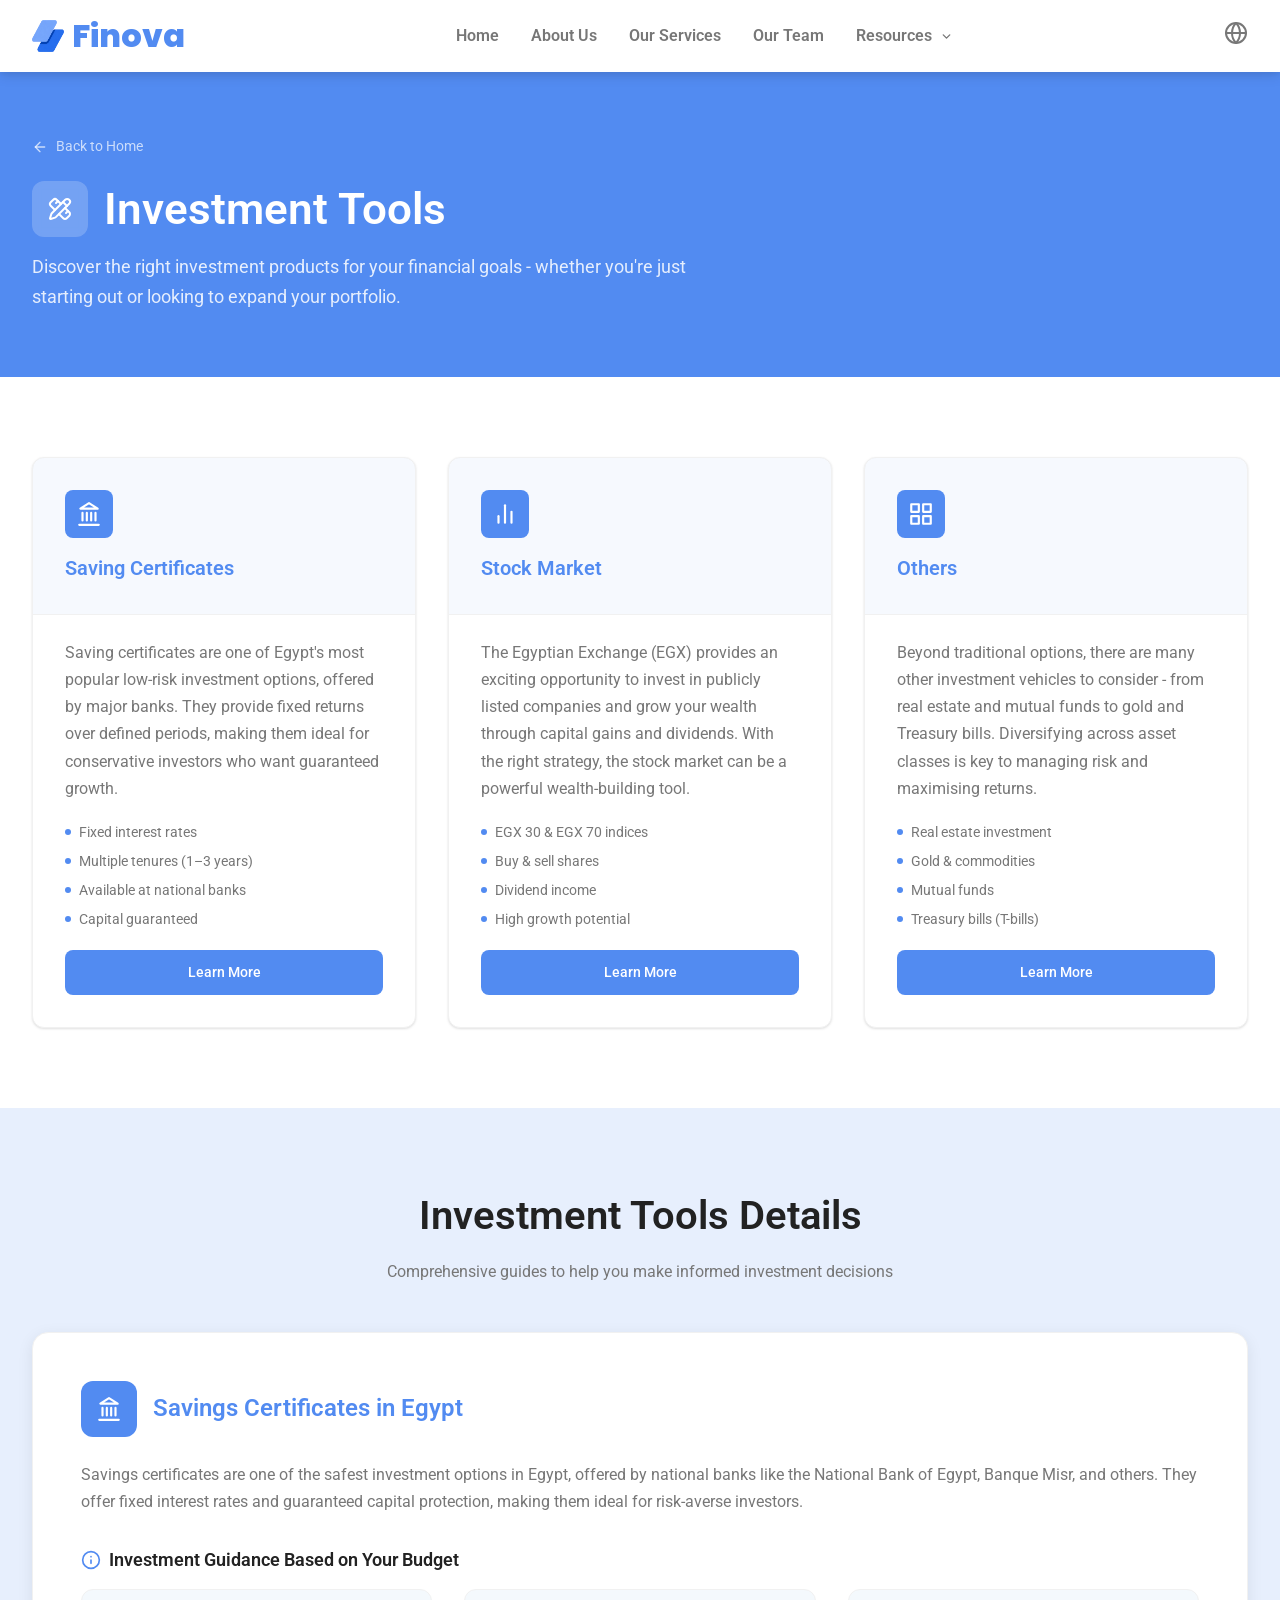
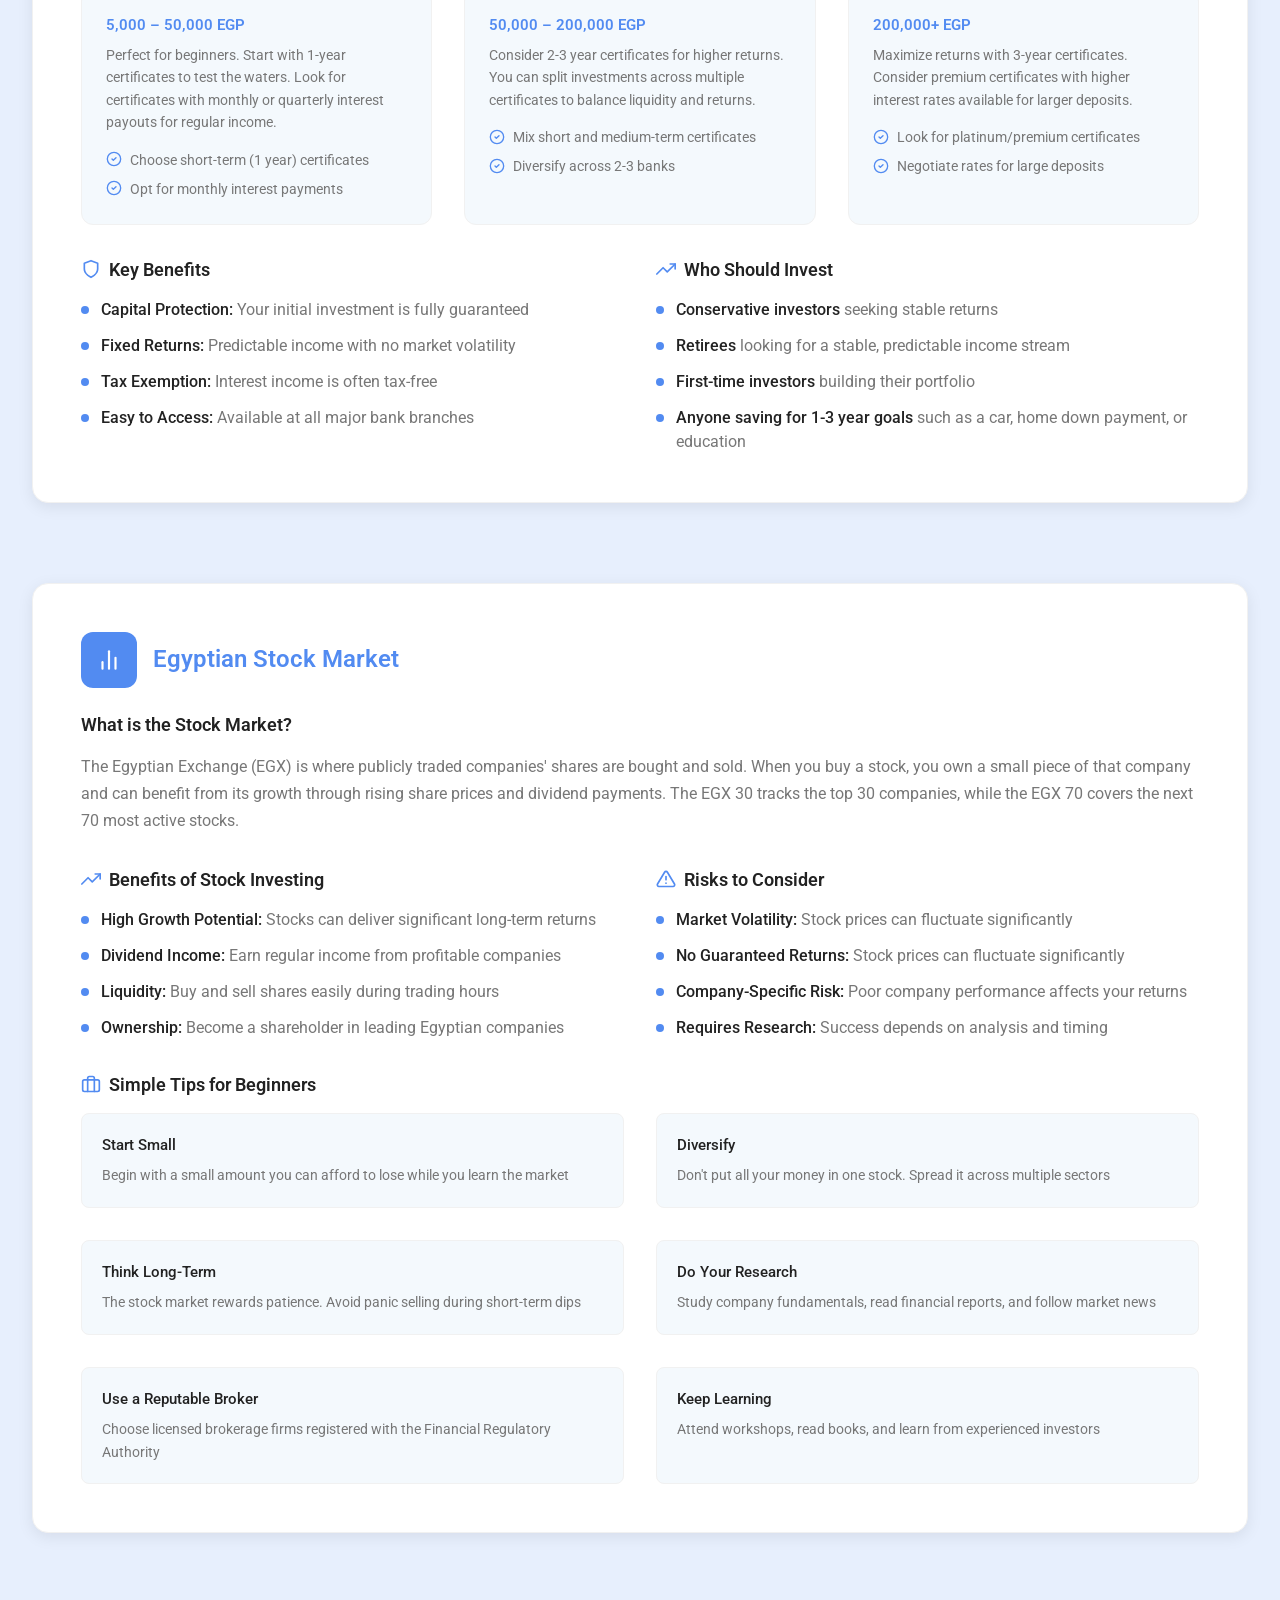
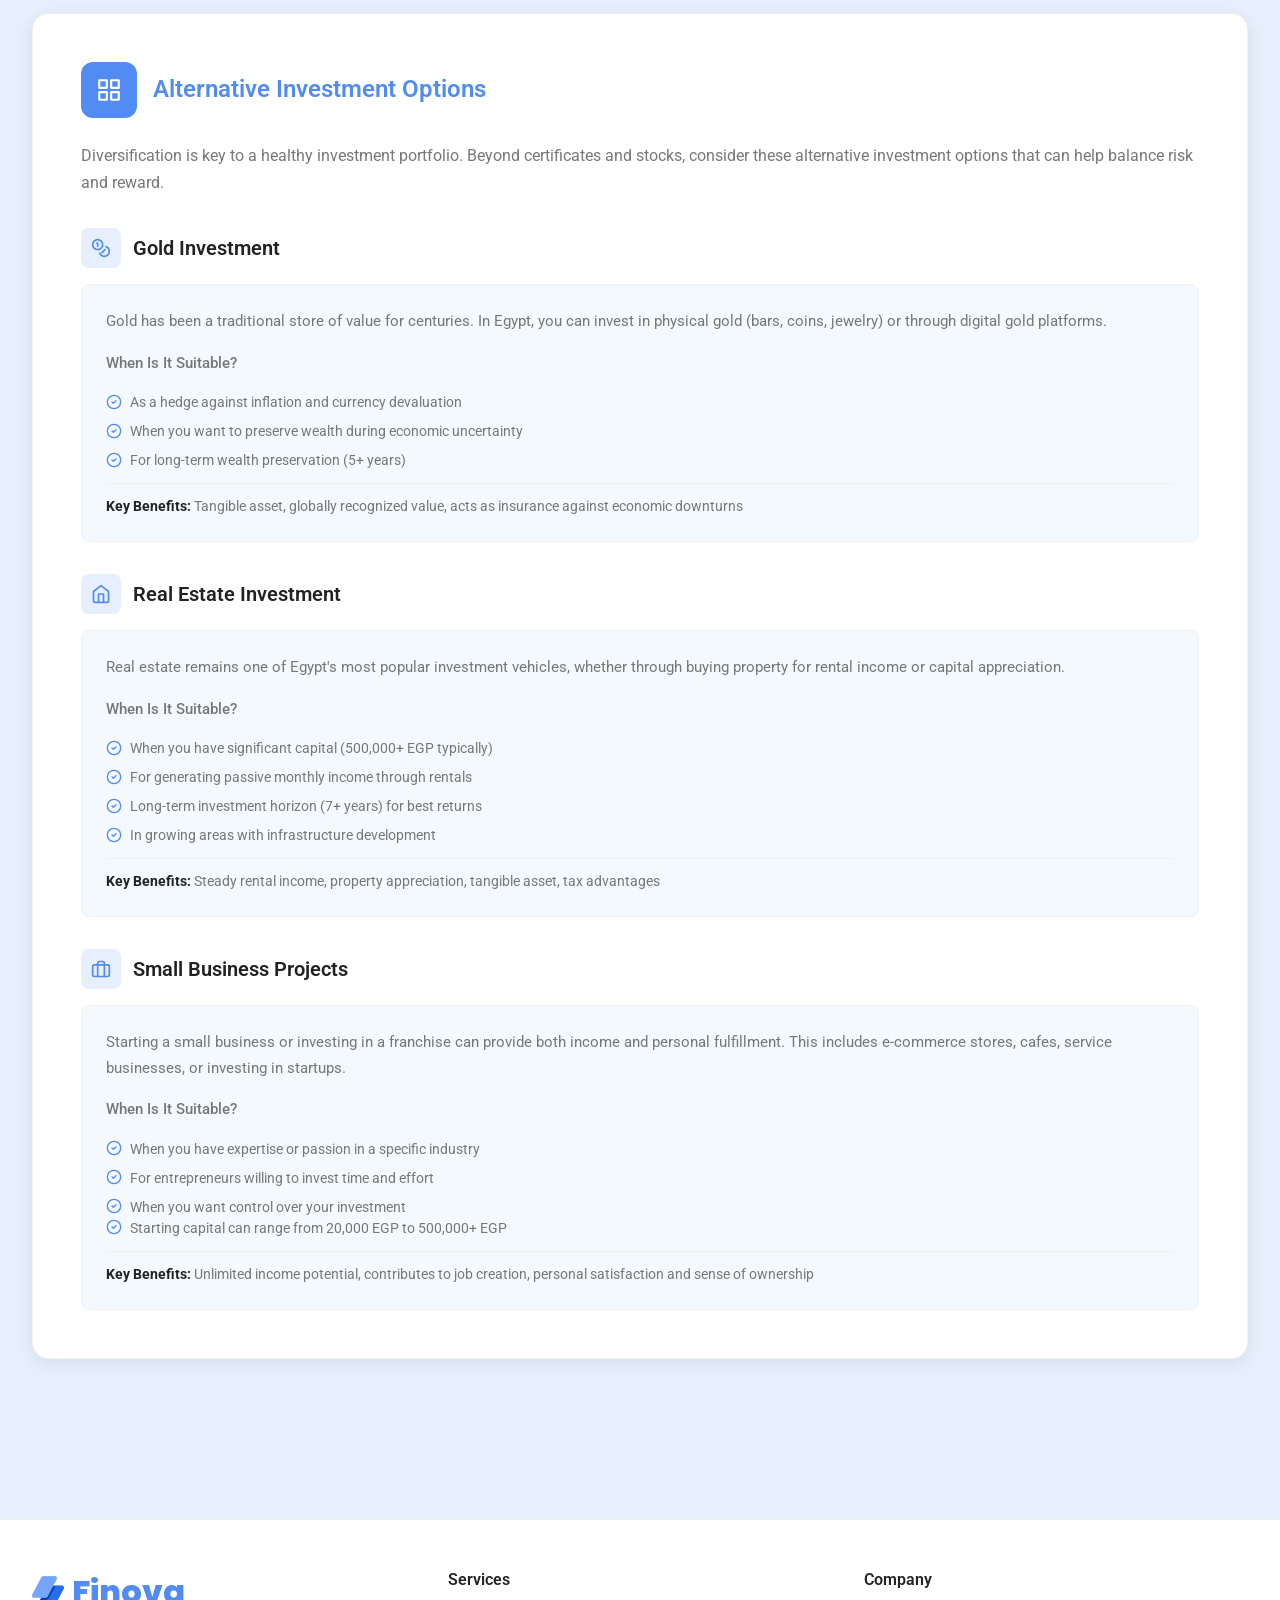
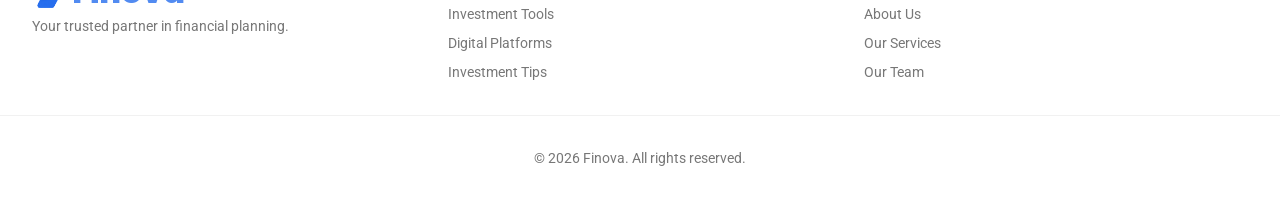
<file: investment-tools.html>
<!doctype html>
<html lang="en">
  <head>
    <meta charset="UTF-8" />
    <meta name="viewport" content="width=device-width, initial-scale=1.0" />
    <link rel="shortcut icon" href="./favicon.ico" type="image/x-icon" />
    <title>Finova</title>
    <link rel="stylesheet" href="./styles.css" />
  </head>
  <body>
    <!-- Navbar -->
    <nav class="navbar">
      <div class="container">
        <div class="brand">
          <img src="./Finova.png" alt="Finova" width="24" />
          <a href="./index.html">Finova</a>
        </div>
        <button class="nav-toggle" aria-label="Toggle navigation" aria-expanded="false">
          <span></span>
          <span></span>
          <span></span>
        </button>
        <div class="nav-links">
          <a href="./index.html#home" class="nav-link">Home</a>
          <a href="./index.html#about" class="nav-link">About Us</a>
          <a href="./index.html#services" class="nav-link">Our Services</a>
          <a href="./index.html#team" class="nav-link">Our Team</a>
          <div class="nav-dropdown">
            <button class="nav-link nav-dropdown-trigger">
              Resources
              <svg
                xmlns="http://www.w3.org/2000/svg"
                width="13"
                height="13"
                viewBox="0 0 24 24"
                fill="none"
                stroke="currentColor"
                stroke-width="2.5"
                stroke-linecap="round"
                stroke-linejoin="round"
              >
                <polyline points="6 9 12 15 18 9" />
              </svg>
            </button>
            <div class="nav-dropdown-menu">
              <a href="./investment-tools.html" class="nav-dropdown-item">Investment Tools</a>
              <a href="./digital-platforms.html" class="nav-dropdown-item">Digital Platforms</a>
              <a href="./investment-tips.html" class="nav-dropdown-item">Investment Tips</a>
            </div>
          </div>
        </div>
        <button class="nav-globe-btn">
          <svg
            xmlns="http://www.w3.org/2000/svg"
            width="24"
            height="24"
            viewBox="0 0 24 24"
            fill="none"
            stroke="currentColor"
            stroke-width="2"
            stroke-linecap="round"
            stroke-linejoin="round"
            class="lucide lucide-globe-icon lucide-globe"
          >
            <circle cx="12" cy="12" r="10" />
            <path d="M12 2a14.5 14.5 0 0 0 0 20 14.5 14.5 0 0 0 0-20" />
            <path d="M2 12h20" />
          </svg>
        </button>
      </div>
    </nav>

    <!-- Page Header -->
    <div class="page-header page-header-primary">
      <div class="container">
        <a href="./index.html" class="back-link">
          <svg
            xmlns="http://www.w3.org/2000/svg"
            width="16"
            height="16"
            viewBox="0 0 24 24"
            fill="none"
            stroke="currentColor"
            stroke-width="2"
            stroke-linecap="round"
            stroke-linejoin="round"
          >
            <line x1="19" y1="12" x2="5" y2="12" />
            <polyline points="12 19 5 12 12 5" />
          </svg>
          Back to Home
        </a>
        <div class="page-header-title-row">
          <div class="page-header-icon">
            <svg
              xmlns="http://www.w3.org/2000/svg"
              width="24"
              height="24"
              viewBox="0 0 24 24"
              fill="none"
              stroke="currentColor"
              stroke-width="2"
              stroke-linecap="round"
              stroke-linejoin="round"
              class="lucide lucide-pencil-ruler-icon lucide-pencil-ruler"
            >
              <path d="M13 7 8.7 2.7a2.41 2.41 0 0 0-3.4 0L2.7 5.3a2.41 2.41 0 0 0 0 3.4L7 13" />
              <path d="m8 6 2-2" />
              <path d="m18 16 2-2" />
              <path d="m17 11 4.3 4.3c.94.94.94 2.46 0 3.4l-2.6 2.6c-.94.94-2.46.94-3.4 0L11 17" />
              <path
                d="M21.174 6.812a1 1 0 0 0-3.986-3.987L3.842 16.174a2 2 0 0 0-.5.83l-1.321 4.352a.5.5 0 0 0 .623.622l4.353-1.32a2 2 0 0 0 .83-.497z"
              />
              <path d="m15 5 4 4" />
            </svg>
          </div>
          <h1>Investment Tools</h1>
        </div>
        <p class="page-header-sub">
          Discover the right investment products for your financial goals - whether you're just starting out or looking
          to expand your portfolio.
        </p>
      </div>
    </div>

    <!-- Top 3 Cards Section -->
    <section class="section">
      <div class="container">
        <div class="grid-3">
          <!-- Card 1: Saving Certificates -->
          <div class="tool-card">
            <div class="tool-card-header">
              <div class="tool-icon">
                <svg
                  xmlns="http://www.w3.org/2000/svg"
                  width="26"
                  height="26"
                  viewBox="0 0 24 24"
                  fill="none"
                  stroke="currentColor"
                  stroke-width="2"
                  stroke-linecap="round"
                  stroke-linejoin="round"
                >
                  <line x1="3" y1="22" x2="21" y2="22" />
                  <line x1="6" y1="18" x2="6" y2="11" />
                  <line x1="10" y1="18" x2="10" y2="11" />
                  <line x1="14" y1="18" x2="14" y2="11" />
                  <line x1="18" y1="18" x2="18" y2="11" />
                  <polygon points="12 2 20 7 4 7" />
                </svg>
              </div>
              <h3>Saving Certificates</h3>
            </div>
            <div class="tool-card-body">
              <p>
                Saving certificates are one of Egypt's most popular low-risk investment options, offered by major banks.
                They provide fixed returns over defined periods, making them ideal for conservative investors who want
                guaranteed growth.
              </p>
              <div class="tool-features">
                <div class="tool-feature">
                  <div class="tool-feature-dot"></div>
                  Fixed interest rates
                </div>
                <div class="tool-feature">
                  <div class="tool-feature-dot"></div>
                  Multiple tenures (1–3 years)
                </div>
                <div class="tool-feature">
                  <div class="tool-feature-dot"></div>
                  Available at national banks
                </div>
                <div class="tool-feature">
                  <div class="tool-feature-dot"></div>
                  Capital guaranteed
                </div>
              </div>
              <a href="#certificates" class="btn-primary-full">Learn More</a>
            </div>
          </div>

          <!-- Card 2: Stock Market -->
          <div class="tool-card">
            <div class="tool-card-header">
              <div class="tool-icon">
                <svg
                  xmlns="http://www.w3.org/2000/svg"
                  width="26"
                  height="26"
                  viewBox="0 0 24 24"
                  fill="none"
                  stroke="currentColor"
                  stroke-width="2"
                  stroke-linecap="round"
                  stroke-linejoin="round"
                >
                  <line x1="18" y1="20" x2="18" y2="10" />
                  <line x1="12" y1="20" x2="12" y2="4" />
                  <line x1="6" y1="20" x2="6" y2="14" />
                </svg>
              </div>
              <h3>Stock Market</h3>
            </div>
            <div class="tool-card-body">
              <p>
                The Egyptian Exchange (EGX) provides an exciting opportunity to invest in publicly listed companies and
                grow your wealth through capital gains and dividends. With the right strategy, the stock market can be a
                powerful wealth-building tool.
              </p>
              <div class="tool-features">
                <div class="tool-feature">
                  <div class="tool-feature-dot"></div>
                  EGX 30 &amp; EGX 70 indices
                </div>
                <div class="tool-feature">
                  <div class="tool-feature-dot"></div>
                  Buy &amp; sell shares
                </div>
                <div class="tool-feature">
                  <div class="tool-feature-dot"></div>
                  Dividend income
                </div>
                <div class="tool-feature">
                  <div class="tool-feature-dot"></div>
                  High growth potential
                </div>
              </div>
              <a href="#stock-market" class="btn-primary-full">Learn More</a>
            </div>
          </div>

          <!-- Card 3: Others -->
          <div class="tool-card">
            <div class="tool-card-header">
              <div class="tool-icon">
                <svg
                  xmlns="http://www.w3.org/2000/svg"
                  width="26"
                  height="26"
                  viewBox="0 0 24 24"
                  fill="none"
                  stroke="currentColor"
                  stroke-width="2"
                  stroke-linecap="round"
                  stroke-linejoin="round"
                >
                  <rect x="3" y="3" width="7" height="7" />
                  <rect x="14" y="3" width="7" height="7" />
                  <rect x="14" y="14" width="7" height="7" />
                  <rect x="3" y="14" width="7" height="7" />
                </svg>
              </div>
              <h3>Others</h3>
            </div>
            <div class="tool-card-body">
              <p>
                Beyond traditional options, there are many other investment vehicles to consider - from real estate and
                mutual funds to gold and Treasury bills. Diversifying across asset classes is key to managing risk and
                maximising returns.
              </p>
              <div class="tool-features">
                <div class="tool-feature">
                  <div class="tool-feature-dot"></div>
                  Real estate investment
                </div>
                <div class="tool-feature">
                  <div class="tool-feature-dot"></div>
                  Gold &amp; commodities
                </div>
                <div class="tool-feature">
                  <div class="tool-feature-dot"></div>
                  Mutual funds
                </div>
                <div class="tool-feature">
                  <div class="tool-feature-dot"></div>
                  Treasury bills (T-bills)
                </div>
              </div>
              <a href="#other-investments" class="btn-primary-full">Learn More</a>
            </div>
          </div>
        </div>
      </div>
    </section>

    <!-- Detailed Sections -->
    <section class="section section--secondary">
      <div class="container">
        <h2 class="section-title">Investment Tools Details</h2>
        <p class="section-subtitle">Comprehensive guides to help you make informed investment decisions</p>

        <!-- ===== Section 1: Saving Certificates ===== -->
        <div id="certificates" class="detail-section">
          <div class="detail-section-header">
            <div class="detail-section-icon">
              <svg
                xmlns="http://www.w3.org/2000/svg"
                width="26"
                height="26"
                viewBox="0 0 24 24"
                fill="none"
                stroke="currentColor"
                stroke-width="2"
                stroke-linecap="round"
                stroke-linejoin="round"
              >
                <line x1="3" y1="22" x2="21" y2="22" />
                <line x1="6" y1="18" x2="6" y2="11" />
                <line x1="10" y1="18" x2="10" y2="11" />
                <line x1="14" y1="18" x2="14" y2="11" />
                <line x1="18" y1="18" x2="18" y2="11" />
                <polygon points="12 2 20 7 4 7" />
              </svg>
            </div>
            <h2 class="text-primary">Savings Certificates in Egypt</h2>
          </div>

          <p class="detail-intro">
            Savings certificates are one of the safest investment options in Egypt, offered by national banks like the
            National Bank of Egypt, Banque Misr, and others. They offer fixed interest rates and guaranteed capital
            protection, making them ideal for risk-averse investors.
          </p>

          <!-- Budget Guidance Subsection -->
          <div class="mb-8">
            <h3 class="sub-title">
              <svg
                xmlns="http://www.w3.org/2000/svg"
                width="20"
                height="20"
                viewBox="0 0 24 24"
                fill="none"
                stroke="currentColor"
                stroke-width="2"
                stroke-linecap="round"
                stroke-linejoin="round"
              >
                <circle cx="12" cy="12" r="10" />
                <line x1="12" y1="16" x2="12" y2="12" />
                <line x1="12" y1="8" x2="12.01" y2="8" />
              </svg>
              Investment Guidance Based on Your Budget
            </h3>
            <div class="grid-3">
              <!-- Budget Card 1 -->
              <div class="budget-card">
                <div class="budget-range">5,000 – 50,000 EGP</div>
                <p>
                  Perfect for beginners. Start with 1-year certificates to test the waters. Look for certificates with
                  monthly or quarterly interest payouts for regular income.
                </p>
                <div class="check-list">
                  <div class="check-item">
                    <svg
                      xmlns="http://www.w3.org/2000/svg"
                      width="16"
                      height="16"
                      viewBox="0 0 24 24"
                      fill="none"
                      stroke="currentColor"
                      stroke-width="2"
                      stroke-linecap="round"
                      stroke-linejoin="round"
                    >
                      <circle cx="12" cy="12" r="10" />
                      <path d="m9 12 2 2 4-4" />
                    </svg>
                    Choose short-term (1 year) certificates
                  </div>
                  <div class="check-item">
                    <svg
                      xmlns="http://www.w3.org/2000/svg"
                      width="16"
                      height="16"
                      viewBox="0 0 24 24"
                      fill="none"
                      stroke="currentColor"
                      stroke-width="2"
                      stroke-linecap="round"
                      stroke-linejoin="round"
                    >
                      <circle cx="12" cy="12" r="10" />
                      <path d="m9 12 2 2 4-4" />
                    </svg>
                    Opt for monthly interest payments
                  </div>
                </div>
              </div>

              <!-- Budget Card 2 -->
              <div class="budget-card">
                <div class="budget-range">50,000 – 200,000 EGP</div>
                <p>
                  Consider 2-3 year certificates for higher returns. You can split investments across multiple
                  certificates to balance liquidity and returns.
                </p>
                <div class="check-list">
                  <div class="check-item">
                    <svg
                      xmlns="http://www.w3.org/2000/svg"
                      width="16"
                      height="16"
                      viewBox="0 0 24 24"
                      fill="none"
                      stroke="currentColor"
                      stroke-width="2"
                      stroke-linecap="round"
                      stroke-linejoin="round"
                    >
                      <circle cx="12" cy="12" r="10" />
                      <path d="m9 12 2 2 4-4" />
                    </svg>
                    Mix short and medium-term certificates
                  </div>
                  <div class="check-item">
                    <svg
                      xmlns="http://www.w3.org/2000/svg"
                      width="16"
                      height="16"
                      viewBox="0 0 24 24"
                      fill="none"
                      stroke="currentColor"
                      stroke-width="2"
                      stroke-linecap="round"
                      stroke-linejoin="round"
                    >
                      <circle cx="12" cy="12" r="10" />
                      <path d="m9 12 2 2 4-4" />
                    </svg>
                    Diversify across 2-3 banks
                  </div>
                </div>
              </div>

              <!-- Budget Card 3 -->
              <div class="budget-card">
                <div class="budget-range">200,000+ EGP</div>
                <p>
                  Maximize returns with 3-year certificates. Consider premium certificates with higher interest rates
                  available for larger deposits.
                </p>
                <div class="check-list">
                  <div class="check-item">
                    <svg
                      xmlns="http://www.w3.org/2000/svg"
                      width="16"
                      height="16"
                      viewBox="0 0 24 24"
                      fill="none"
                      stroke="currentColor"
                      stroke-width="2"
                      stroke-linecap="round"
                      stroke-linejoin="round"
                    >
                      <circle cx="12" cy="12" r="10" />
                      <path d="m9 12 2 2 4-4" />
                    </svg>
                    Look for platinum/premium certificates
                  </div>
                  <div class="check-item">
                    <svg
                      xmlns="http://www.w3.org/2000/svg"
                      width="16"
                      height="16"
                      viewBox="0 0 24 24"
                      fill="none"
                      stroke="currentColor"
                      stroke-width="2"
                      stroke-linecap="round"
                      stroke-linejoin="round"
                    >
                      <circle cx="12" cy="12" r="10" />
                      <path d="m9 12 2 2 4-4" />
                    </svg>
                    Negotiate rates for large deposits
                  </div>
                </div>
              </div>
            </div>
          </div>

          <!-- 2-column: Key Benefits + Who Should Invest -->
          <div class="grid-2">
            <!-- Key Benefits -->
            <div>
              <h3 class="sub-title">
                <svg
                  xmlns="http://www.w3.org/2000/svg"
                  width="20"
                  height="20"
                  viewBox="0 0 24 24"
                  fill="none"
                  stroke="currentColor"
                  stroke-width="2"
                  stroke-linecap="round"
                  stroke-linejoin="round"
                >
                  <path d="M12 22s8-4 8-10V5l-8-3-8 3v7c0 6 8 10 8 10z" />
                </svg>
                Key Benefits
              </h3>
              <div class="bullet-list">
                <div class="bullet-item">
                  <div class="bullet-dot"></div>
                  <div>
                    <span class="bullet-strong">Capital Protection:</span>
                    <span class="bullet-muted">Your initial investment is fully guaranteed</span>
                  </div>
                </div>
                <div class="bullet-item">
                  <div class="bullet-dot"></div>
                  <div>
                    <span class="bullet-strong">Fixed Returns:</span>
                    <span class="bullet-muted">Predictable income with no market volatility</span>
                  </div>
                </div>
                <div class="bullet-item">
                  <div class="bullet-dot"></div>
                  <div>
                    <span class="bullet-strong">Tax Exemption:</span>
                    <span class="bullet-muted">Interest income is often tax-free</span>
                  </div>
                </div>
                <div class="bullet-item">
                  <div class="bullet-dot"></div>
                  <div>
                    <span class="bullet-strong">Easy to Access:</span>
                    <span class="bullet-muted">Available at all major bank branches</span>
                  </div>
                </div>
              </div>
            </div>

            <!-- Who Should Invest -->
            <div>
              <h3 class="sub-title">
                <svg
                  xmlns="http://www.w3.org/2000/svg"
                  width="20"
                  height="20"
                  viewBox="0 0 24 24"
                  fill="none"
                  stroke="currentColor"
                  stroke-width="2"
                  stroke-linecap="round"
                  stroke-linejoin="round"
                >
                  <polyline points="23 6 13.5 15.5 8.5 10.5 1 18" />
                  <polyline points="17 6 23 6 23 12" />
                </svg>
                Who Should Invest
              </h3>
              <div class="bullet-list">
                <div class="bullet-item">
                  <div class="bullet-dot"></div>
                  <div>
                    <span class="bullet-strong">Conservative investors</span>
                    <span class="bullet-muted">seeking stable returns</span>
                  </div>
                </div>
                <div class="bullet-item">
                  <div class="bullet-dot"></div>
                  <div>
                    <span class="bullet-strong">Retirees</span>
                    <span class="bullet-muted">looking for a stable, predictable income stream</span>
                  </div>
                </div>
                <div class="bullet-item">
                  <div class="bullet-dot"></div>
                  <div>
                    <span class="bullet-strong">First-time investors</span>
                    <span class="bullet-muted">building their portfolio</span>
                  </div>
                </div>
                <div class="bullet-item">
                  <div class="bullet-dot"></div>
                  <div>
                    <span class="bullet-strong">Anyone saving for 1-3 year goals</span>
                    <span class="bullet-muted">such as a car, home down payment, or education</span>
                  </div>
                </div>
              </div>
            </div>
          </div>
        </div>

        <!-- ===== Section 2: Stock Market ===== -->
        <div id="stock-market" class="detail-section">
          <div class="detail-section-header">
            <div class="detail-section-icon">
              <svg
                xmlns="http://www.w3.org/2000/svg"
                width="26"
                height="26"
                viewBox="0 0 24 24"
                fill="none"
                stroke="currentColor"
                stroke-width="2"
                stroke-linecap="round"
                stroke-linejoin="round"
              >
                <line x1="18" y1="20" x2="18" y2="10" />
                <line x1="12" y1="20" x2="12" y2="4" />
                <line x1="6" y1="20" x2="6" y2="14" />
              </svg>
            </div>
            <h2 class="text-primary">Egyptian Stock Market</h2>
          </div>

          <h3 class="sub-title">What is the Stock Market?</h3>

          <p class="detail-intro">
            The Egyptian Exchange (EGX) is where publicly traded companies' shares are bought and sold. When you buy a
            stock, you own a small piece of that company and can benefit from its growth through rising share prices and
            dividend payments. The EGX 30 tracks the top 30 companies, while the EGX 70 covers the next 70 most active
            stocks.
          </p>

          <!-- 2-column: Benefits + Risks -->
          <div class="grid-2 mb-8">
            <!-- Benefits -->
            <div>
              <h3 class="sub-title">
                <svg
                  xmlns="http://www.w3.org/2000/svg"
                  width="20"
                  height="20"
                  viewBox="0 0 24 24"
                  fill="none"
                  stroke="currentColor"
                  stroke-width="2"
                  stroke-linecap="round"
                  stroke-linejoin="round"
                >
                  <polyline points="23 6 13.5 15.5 8.5 10.5 1 18" />
                  <polyline points="17 6 23 6 23 12" />
                </svg>
                Benefits of Stock Investing
              </h3>
              <div class="bullet-list">
                <div class="bullet-item">
                  <div class="bullet-dot"></div>
                  <div>
                    <span class="bullet-strong">High Growth Potential:</span>
                    <span class="bullet-muted">Stocks can deliver significant long-term returns</span>
                  </div>
                </div>
                <div class="bullet-item">
                  <div class="bullet-dot"></div>
                  <div>
                    <span class="bullet-strong">Dividend Income:</span>
                    <span class="bullet-muted">Earn regular income from profitable companies</span>
                  </div>
                </div>
                <div class="bullet-item">
                  <div class="bullet-dot"></div>
                  <div>
                    <span class="bullet-strong">Liquidity:</span>
                    <span class="bullet-muted">Buy and sell shares easily during trading hours</span>
                  </div>
                </div>
                <div class="bullet-item">
                  <div class="bullet-dot"></div>
                  <div>
                    <span class="bullet-strong">Ownership:</span>
                    <span class="bullet-muted">Become a shareholder in leading Egyptian companies</span>
                  </div>
                </div>
              </div>
            </div>

            <!-- Risks -->
            <div>
              <h3 class="sub-title">
                <svg
                  xmlns="http://www.w3.org/2000/svg"
                  width="20"
                  height="20"
                  viewBox="0 0 24 24"
                  fill="none"
                  stroke="currentColor"
                  stroke-width="2"
                  stroke-linecap="round"
                  stroke-linejoin="round"
                >
                  <path d="M10.29 3.86L1.82 18a2 2 0 0 0 1.71 3h16.94a2 2 0 0 0 1.71-3L13.71 3.86a2 2 0 0 0-3.42 0z" />
                  <line x1="12" y1="9" x2="12" y2="13" />
                  <line x1="12" y1="17" x2="12.01" y2="17" />
                </svg>
                Risks to Consider
              </h3>
              <div class="bullet-list">
                <div class="bullet-item">
                  <div class="bullet-dot"></div>
                  <div>
                    <span class="bullet-strong">Market Volatility:</span>
                    <span class="bullet-muted">Stock prices can fluctuate significantly</span>
                  </div>
                </div>
                <div class="bullet-item">
                  <div class="bullet-dot"></div>
                  <div>
                    <span class="bullet-strong">No Guaranteed Returns:</span>
                    <span class="bullet-muted">Stock prices can fluctuate significantly</span>
                  </div>
                </div>
                <div class="bullet-item">
                  <div class="bullet-dot"></div>
                  <div>
                    <span class="bullet-strong">Company-Specific Risk:</span>
                    <span class="bullet-muted">Poor company performance affects your returns</span>
                  </div>
                </div>
                <div class="bullet-item">
                  <div class="bullet-dot"></div>
                  <div>
                    <span class="bullet-strong">Requires Research:</span>
                    <span class="bullet-muted">Success depends on analysis and timing</span>
                  </div>
                </div>
              </div>
            </div>
          </div>

          <!-- Simple Tips for Beginners -->
          <h3 class="sub-title mb-4">
            <svg
              xmlns="http://www.w3.org/2000/svg"
              width="20"
              height="20"
              viewBox="0 0 24 24"
              fill="none"
              stroke="currentColor"
              stroke-width="2"
              stroke-linecap="round"
              stroke-linejoin="round"
            >
              <rect x="2" y="7" width="20" height="14" rx="2" ry="2" />
              <path d="M16 21V5a2 2 0 0 0-2-2h-4a2 2 0 0 0-2 2v16" />
            </svg>
            Simple Tips for Beginners
          </h3>
          <div class="grid-2">
            <div class="mini-card">
              <div class="mini-card-title">Start Small</div>
              <p>Begin with a small amount you can afford to lose while you learn the market</p>
            </div>

            <div class="mini-card">
              <div class="mini-card-title">Diversify</div>
              <p>Don't put all your money in one stock. Spread it across multiple sectors</p>
            </div>

            <div class="mini-card">
              <div class="mini-card-title">Think Long-Term</div>
              <p>The stock market rewards patience. Avoid panic selling during short-term dips</p>
            </div>

            <div class="mini-card">
              <div class="mini-card-title">Do Your Research</div>
              <p>Study company fundamentals, read financial reports, and follow market news</p>
            </div>

            <div class="mini-card">
              <div class="mini-card-title">Use a Reputable Broker</div>
              <p>Choose licensed brokerage firms registered with the Financial Regulatory Authority</p>
            </div>

            <div class="mini-card">
              <div class="mini-card-title">Keep Learning</div>
              <p>Attend workshops, read books, and learn from experienced investors</p>
            </div>
          </div>
        </div>

        <!-- ===== Section 3: Other Investments ===== -->
        <div id="other-investments" class="detail-section">
          <div class="detail-section-header">
            <div class="detail-section-icon">
              <svg
                xmlns="http://www.w3.org/2000/svg"
                width="26"
                height="26"
                viewBox="0 0 24 24"
                fill="none"
                stroke="currentColor"
                stroke-width="2"
                stroke-linecap="round"
                stroke-linejoin="round"
              >
                <rect x="3" y="3" width="7" height="7" />
                <rect x="14" y="3" width="7" height="7" />
                <rect x="14" y="14" width="7" height="7" />
                <rect x="3" y="14" width="7" height="7" />
              </svg>
            </div>
            <h2 class="text-primary">Alternative Investment Options</h2>
          </div>

          <p class="detail-intro">
            Diversification is key to a healthy investment portfolio. Beyond certificates and stocks, consider these
            alternative investment options that can help balance risk and reward.
          </p>

          <!-- Gold Investment -->
          <div class="mb-8">
            <div class="alt-invest-header">
              <div class="alt-invest-icon">
                <svg
                  xmlns="http://www.w3.org/2000/svg"
                  width="20"
                  height="20"
                  viewBox="0 0 24 24"
                  fill="none"
                  stroke="currentColor"
                  stroke-width="2"
                  stroke-linecap="round"
                  stroke-linejoin="round"
                >
                  <circle cx="8" cy="8" r="6" />
                  <path d="M18.09 10.37A6 6 0 1 1 10.34 18" />
                  <path d="M7 6h1v4" />
                  <line x1="16.71" y1="13.88" x2="13.12" y2="17.47" />
                </svg>
              </div>
              <h3>Gold Investment</h3>
            </div>
            <div class="alt-invest-box">
              <p>
                Gold has been a traditional store of value for centuries. In Egypt, you can invest in physical gold
                (bars, coins, jewelry) or through digital gold platforms.
              </p>
              <p class="alt-invest-when">When Is It Suitable?</p>
              <div class="check-list">
                <div class="check-item">
                  <svg
                    xmlns="http://www.w3.org/2000/svg"
                    width="16"
                    height="16"
                    viewBox="0 0 24 24"
                    fill="none"
                    stroke="currentColor"
                    stroke-width="2"
                    stroke-linecap="round"
                    stroke-linejoin="round"
                  >
                    <circle cx="12" cy="12" r="10" />
                    <path d="m9 12 2 2 4-4" />
                  </svg>
                  As a hedge against inflation and currency devaluation
                </div>
                <div class="check-item">
                  <svg
                    xmlns="http://www.w3.org/2000/svg"
                    width="16"
                    height="16"
                    viewBox="0 0 24 24"
                    fill="none"
                    stroke="currentColor"
                    stroke-width="2"
                    stroke-linecap="round"
                    stroke-linejoin="round"
                  >
                    <circle cx="12" cy="12" r="10" />
                    <path d="m9 12 2 2 4-4" /></svg
                  >When you want to preserve wealth during economic uncertainty
                </div>
                <div class="check-item">
                  <svg
                    xmlns="http://www.w3.org/2000/svg"
                    width="16"
                    height="16"
                    viewBox="0 0 24 24"
                    fill="none"
                    stroke="currentColor"
                    stroke-width="2"
                    stroke-linecap="round"
                    stroke-linejoin="round"
                  >
                    <circle cx="12" cy="12" r="10" />
                    <path d="m9 12 2 2 4-4" /></svg
                  >For long-term wealth preservation (5+ years)
                </div>
              </div>
              <hr class="alt-invest-divider" />
              <p class="alt-invest-key">
                <strong>Key Benefits:</strong> Tangible asset, globally recognized value, acts as insurance against
                economic downturns
              </p>
            </div>
          </div>

          <!-- Real Estate Investment -->
          <div class="mb-8">
            <div class="alt-invest-header">
              <div class="alt-invest-icon">
                <svg
                  xmlns="http://www.w3.org/2000/svg"
                  width="20"
                  height="20"
                  viewBox="0 0 24 24"
                  fill="none"
                  stroke="currentColor"
                  stroke-width="2"
                  stroke-linecap="round"
                  stroke-linejoin="round"
                >
                  <path d="M3 9l9-7 9 7v11a2 2 0 0 1-2 2H5a2 2 0 0 1-2-2z" />
                  <polyline points="9 22 9 12 15 12 15 22" />
                </svg>
              </div>
              <h3>Real Estate Investment</h3>
            </div>
            <div class="alt-invest-box">
              <p>
                Real estate remains one of Egypt's most popular investment vehicles, whether through buying property for
                rental income or capital appreciation.
              </p>
              <p class="alt-invest-when">When Is It Suitable?</p>
              <div class="check-list">
                <div class="check-item">
                  <svg
                    xmlns="http://www.w3.org/2000/svg"
                    width="16"
                    height="16"
                    viewBox="0 0 24 24"
                    fill="none"
                    stroke="currentColor"
                    stroke-width="2"
                    stroke-linecap="round"
                    stroke-linejoin="round"
                  >
                    <circle cx="12" cy="12" r="10" />
                    <path d="m9 12 2 2 4-4" /></svg
                  >When you have significant capital (500,000+ EGP typically)
                </div>
                <div class="check-item">
                  <svg
                    xmlns="http://www.w3.org/2000/svg"
                    width="16"
                    height="16"
                    viewBox="0 0 24 24"
                    fill="none"
                    stroke="currentColor"
                    stroke-width="2"
                    stroke-linecap="round"
                    stroke-linejoin="round"
                  >
                    <circle cx="12" cy="12" r="10" />
                    <path d="m9 12 2 2 4-4" /></svg
                  >For generating passive monthly income through rentals
                </div>
                <div class="check-item">
                  <svg
                    xmlns="http://www.w3.org/2000/svg"
                    width="16"
                    height="16"
                    viewBox="0 0 24 24"
                    fill="none"
                    stroke="currentColor"
                    stroke-width="2"
                    stroke-linecap="round"
                    stroke-linejoin="round"
                  >
                    <circle cx="12" cy="12" r="10" />
                    <path d="m9 12 2 2 4-4" /></svg
                  >Long-term investment horizon (7+ years) for best returns
                </div>
                <div class="check-item">
                  <svg
                    xmlns="http://www.w3.org/2000/svg"
                    width="16"
                    height="16"
                    viewBox="0 0 24 24"
                    fill="none"
                    stroke="currentColor"
                    stroke-width="2"
                    stroke-linecap="round"
                    stroke-linejoin="round"
                  >
                    <circle cx="12" cy="12" r="10" />
                    <path d="m9 12 2 2 4-4" /></svg
                  >In growing areas with infrastructure development
                </div>
              </div>
              <hr class="alt-invest-divider" />
              <p class="alt-invest-key">
                <strong>Key Benefits:</strong> Steady rental income, property appreciation, tangible asset, tax
                advantages
              </p>
            </div>
          </div>

          <!-- Small Business Projects -->
          <div>
            <div class="alt-invest-header">
              <div class="alt-invest-icon">
                <svg
                  xmlns="http://www.w3.org/2000/svg"
                  width="20"
                  height="20"
                  viewBox="0 0 24 24"
                  fill="none"
                  stroke="currentColor"
                  stroke-width="2"
                  stroke-linecap="round"
                  stroke-linejoin="round"
                >
                  <rect x="2" y="7" width="20" height="14" rx="2" ry="2" />
                  <path d="M16 21V5a2 2 0 0 0-2-2h-4a2 2 0 0 0-2 2v16" />
                </svg>
              </div>
              <h3>Small Business Projects</h3>
            </div>
            <div class="alt-invest-box">
              <p>
                Starting a small business or investing in a franchise can provide both income and personal fulfillment.
                This includes e-commerce stores, cafes, service businesses, or investing in startups.
              </p>
              <p class="alt-invest-when">When Is It Suitable?</p>
              <div class="check-list">
                <div class="check-item">
                  <svg
                    xmlns="http://www.w3.org/2000/svg"
                    width="16"
                    height="16"
                    viewBox="0 0 24 24"
                    fill="none"
                    stroke="currentColor"
                    stroke-width="2"
                    stroke-linecap="round"
                    stroke-linejoin="round"
                  >
                    <circle cx="12" cy="12" r="10" />
                    <path d="m9 12 2 2 4-4" /></svg
                  >When you have expertise or passion in a specific industry
                </div>
                <div class="check-item">
                  <svg
                    xmlns="http://www.w3.org/2000/svg"
                    width="16"
                    height="16"
                    viewBox="0 0 24 24"
                    fill="none"
                    stroke="currentColor"
                    stroke-width="2"
                    stroke-linecap="round"
                    stroke-linejoin="round"
                  >
                    <circle cx="12" cy="12" r="10" />
                    <path d="m9 12 2 2 4-4" /></svg
                  >For entrepreneurs willing to invest time and effort
                </div>
                <div class="check-item">
                  <svg
                    xmlns="http://www.w3.org/2000/svg"
                    width="16"
                    height="16"
                    viewBox="0 0 24 24"
                    fill="none"
                    stroke="currentColor"
                    stroke-width="2"
                    stroke-linecap="round"
                    stroke-linejoin="round"
                  >
                    <circle cx="12" cy="12" r="10" />
                    <path d="m9 12 2 2 4-4" /></svg
                  >When you want control over your investment
                </div>
              </div>
              <div class="check-item">
                <svg
                  xmlns="http://www.w3.org/2000/svg"
                  width="16"
                  height="16"
                  viewBox="0 0 24 24"
                  fill="none"
                  stroke="currentColor"
                  stroke-width="2"
                  stroke-linecap="round"
                  stroke-linejoin="round"
                >
                  <circle cx="12" cy="12" r="10" />
                  <path d="m9 12 2 2 4-4" /></svg
                >Starting capital can range from 20,000 EGP to 500,000+ EGP
              </div>
              <hr class="alt-invest-divider" />
              <p class="alt-invest-key">
                <strong>Key Benefits:</strong> Unlimited income potential, contributes to job creation, personal
                satisfaction and sense of ownership
              </p>
            </div>
          </div>
        </div>
      </div>
    </section>

    <!-- Footer -->
    <footer class="footer">
      <div class="container">
        <div class="footer-grid">
          <div>
            <div class="brand">
              <img src="./Finova.png" alt="Finova" width="24" />
              <a href="./index.html">Finova</a>
            </div>
            <p class="footer-desc">Your trusted partner in financial planning.</p>
          </div>
          <div>
            <h4>Services</h4>
            <div class="footer-links">
              <a href="./investment-tools.html">Investment Tools</a>
              <a href="./digital-platforms.html">Digital Platforms</a>
              <a href="./investment-tips.html">Investment Tips</a>
            </div>
          </div>
          <div>
            <h4>Company</h4>
            <div class="footer-links">
              <a href="./index.html#about">About Us</a>
              <a href="./index.html#services">Our Services</a>
              <a href="./index.html#team">Our Team</a>
            </div>
          </div>
        </div>
      </div>
      <div class="footer-bottom">
        <p>&copy; 2026 Finova. All rights reserved.</p>
      </div>
    </footer>
    <script>
      (function () {
        var toggle = document.querySelector('.nav-toggle');
        var links = document.querySelector('.nav-links');
        toggle.addEventListener('click', function () {
          var open = links.classList.toggle('open');
          toggle.classList.toggle('open', open);
          toggle.setAttribute('aria-expanded', String(open));
        });
        document.querySelectorAll('.nav-dropdown-trigger').forEach(function (btn) {
          btn.addEventListener('click', function () {
            if (window.innerWidth < 768) {
              btn.closest('.nav-dropdown').classList.toggle('open');
            }
          });
        });
        document.querySelectorAll('.nav-dropdown-item').forEach(function (item) {
          item.addEventListener('click', function () {
            if (window.innerWidth < 768) {
              links.classList.remove('open');
              toggle.classList.remove('open');
              toggle.setAttribute('aria-expanded', 'false');
            }
          });
        });
      })();
    </script>
  </body>
</html>
</file>
<file: styles.css>
/* Google Fonts */
@import url('https://fonts.googleapis.com/css2?family=Poppins:ital,wght@0,100;0,200;0,300;0,400;0,500;0,600;0,700;0,800;0,900;1,100;1,200;1,300;1,400;1,500;1,600;1,700;1,800;1,900&family=Roboto:ital,wght@0,100..900;1,100..900&display=swap');

/* ===================================
   CSS Custom Properties
   =================================== */
:root {
  --primary: #528bf1;
  --secondary: hsl(from var(--primary) h s 95);
  --background: #fff;
  --foreground: #222;
  --muted: #777;
  --border: #f1f1f1;
  --card: #fff;

  --blue: #2563eb;
  --green: #16a34a;
  --purple: #9333ea;
  --orange: #f97316;
  --congo: #0284c7;
  --red: #ef4444;

  --radius: 0.625rem;

  --shadow-sm: 0 1px 3px rgba(0, 0, 0, 0.08), 0 1px 2px rgba(0, 0, 0, 0.05);
  --shadow-md: 0 4px 12px rgba(0, 0, 0, 0.1), 0 2px 6px rgba(0, 0, 0, 0.06);
  --shadow-lg: 0 8px 24px rgba(0, 0, 0, 0.12), 0 4px 10px rgba(0, 0, 0, 0.07);
  --shadow-xl: 0 16px 40px rgba(0, 0, 0, 0.15), 0 6px 16px rgba(0, 0, 0, 0.08);
}

/* ===================================
   CSS Reset
   =================================== */

*,
*::before,
*::after {
  margin: 0;
  padding: 0;
  box-sizing: border-box;
}

a {
  color: inherit;
  text-decoration: none;
}

img {
  max-width: 100%;
  display: block;
}

ul,
ol {
  list-style: none;
}

button {
  cursor: pointer;
  font: inherit;
  border: none;
  background: none;
}

/* ===================================
   Base
   =================================== */

html {
  font-size: 16px;
  scroll-behavior: smooth;
}

body {
  font-family: 'Roboto', sans-serif;
  font-size: 1rem;
  line-height: 1.5;
  color: var(--foreground);
  background: var(--background);
  min-height: 100vh;
  min-height: 100dvh;
}

/* ===================================
   Typography
   =================================== */

h1 {
  font-size: 1.875rem;
  font-weight: 600;
  line-height: 1.3;
}

h2 {
  font-size: 1.5rem;
  font-weight: 600;
  line-height: 1.4;
}

h3 {
  font-size: 1.25rem;
  font-weight: 600;
  line-height: 1.4;
}

h4 {
  font-size: 1rem;
  font-weight: 600;
  line-height: 1.5;
}

/* ===================================
   Layout / Container
   =================================== */

.container {
  max-width: 100rem;
  margin: 0 auto;
  padding: 0 1rem;
}

@media (min-width: 640px) {
  .container {
    padding: 0 1.5rem;
  }
}

@media (min-width: 1024px) {
  .container {
    padding: 0 2rem;
  }
}

/* ===================================
   Navigation
   =================================== */

.navbar {
  background: var(--background);
  color: var(--foreground);
  padding: 0.75rem 0;
  position: fixed;
  top: 0;
  left: 0;
  right: 0;
  z-index: 50;
  box-shadow: var(--shadow-md);
}

.navbar .container {
  display: flex;
  align-items: center;
  justify-content: space-between;
  gap: 1rem;
  flex-wrap: wrap;
}

.brand {
  display: flex;
  align-items: center;
  font-family: 'Poppins', sans-serif;
  gap: 0.5rem;
  font-size: 2rem;
  font-weight: 800;
  color: var(--primary);
}

.brand img {
  width: 2rem;
  height: 2rem;
}

.nav-links {
  display: flex;
  align-items: center;
  flex-wrap: wrap;
  gap: 2rem;
}

.nav-link {
  color: var(--muted);
  font-weight: 600;
  transition:
    text-decoration-inset 0.2s,
    color 0.2s;
  white-space: nowrap;
}

.nav-link:hover,
.nav-link.active {
  color: var(--primary);
}

.nav-globe-btn {
  color: var(--muted);
}

.nav-globe-btn:hover {
  color: var(--primary);
}

@media (max-width: 767px) {
  .nav-globe-btn {
    display: none;
  }
}

/* ── Dropdown ── */
.nav-dropdown {
  position: relative;
}

.nav-dropdown-trigger {
  display: flex;
  align-items: center;
  justify-content: center;
  gap: 0.5rem;
}

.nav-dropdown-trigger svg {
  transition: transform 0.2s;
  flex-shrink: 0;
}

.nav-dropdown:hover .nav-dropdown-trigger svg,
.nav-dropdown:focus-within .nav-dropdown-trigger svg {
  transform: rotate(180deg);
}

.nav-dropdown-menu {
  position: absolute;
  top: calc(100% + 0.85rem);
  right: 0;
  background: var(--background);
  border-radius: var(--radius);
  box-shadow: var(--shadow-md);
  min-width: 200px;
  padding: 0.375rem 0;
  opacity: 0;
  visibility: hidden;
  transform: translateY(-6px);
  transition:
    opacity 0.2s,
    transform 0.2s,
    visibility 0.2s;
  z-index: 100;
}

.nav-dropdown:hover .nav-dropdown-menu,
.nav-dropdown:focus-within .nav-dropdown-menu {
  opacity: 1;
  visibility: visible;
  transform: translateY(0);
}

.nav-dropdown-item {
  display: block;
  padding: 0.625rem 1.25rem;
  color: var(--muted);
  font-weight: 600;
  font-size: 0.825rem;
  transition:
    background-color 0.15s,
    color 0.15s;
}

.nav-dropdown-item:hover,
.nav-dropdown-item.active {
  background-color: var(--secondary);
  color: var(--primary);
}

/* ── Mobile hamburger toggle ── */
.nav-toggle {
  display: none;
  flex-direction: column;
  justify-content: space-between;
  width: 24px;
  height: 18px;
}

.nav-toggle span {
  display: block;
  width: 100%;
  height: 2px;
  background: var(--muted);
  border-radius: 2px;
  transition:
    transform 0.2s,
    opacity 0.2s;
}

.nav-toggle:hover span {
  background: var(--primary);
}

.nav-toggle.open span:nth-child(1) {
  transform: translateY(8px) rotate(45deg);
}

.nav-toggle.open span:nth-child(2) {
  opacity: 0;
  transform: scaleX(0);
}

.nav-toggle.open span:nth-child(3) {
  transform: translateY(-8px) rotate(-45deg);
}

/* ── Responsive navbar (mobile) ── */
@media (max-width: 767px) {
  .nav-toggle {
    display: flex;
  }

  .navbar .container {
    flex-wrap: wrap;
    align-items: center;
  }

  .nav-links {
    display: none;
    width: 100%;
    flex-direction: column;
    align-items: stretch;
    gap: 0;
    transform-origin: top;
    transform: scaleY(0);
    transition: transfrom 0.2s;
  }

  .nav-links.open {
    display: flex;
    transform: scaleY(1);
  }

  .nav-link {
    padding: 0.65rem 0;
    border-bottom: 1px solid var(--secondary);
    width: 100%;
    display: block;
  }

  .nav-dropdown {
    width: 100%;
  }

  .nav-dropdown-trigger {
    width: 100%;
    display: flex;
    justify-content: space-between;
  }

  /* Disable hover/focus-within dropdown on mobile */
  .nav-dropdown:hover .nav-dropdown-trigger svg,
  .nav-dropdown:focus-within .nav-dropdown-trigger svg {
    transform: none;
  }

  .nav-dropdown.open .nav-dropdown-trigger svg {
    transform: rotate(180deg);
  }

  /* Override hover/focus-within to keep menu hidden on mobile */
  .nav-dropdown:hover .nav-dropdown-menu,
  .nav-dropdown:focus-within .nav-dropdown-menu {
    opacity: 0;
    visibility: hidden;
    display: none;
  }

  /* Mobile dropdown revealed via JS .open class */
  .nav-dropdown.open .nav-dropdown-menu {
    display: block;
    position: static;
    opacity: 1;
    visibility: visible;
    transform: none;
    transition: none;
    box-shadow: none;
    background: hsl(from var(--secondary) h s l / 25%);
    z-index: auto;
  }
}

/* ===================================
   Footer
   =================================== */

.footer {
  background: var(--background);
  border-top: 1px solid var(--border);
  padding: 3rem 0;
}

.footer-grid {
  display: grid;
  grid-template-columns: 1fr;
  gap: 2rem;
  margin-bottom: 2rem;
}

@media (min-width: 768px) {
  .footer-grid {
    grid-template-columns: repeat(3, 1fr);
  }
}

.footer-brand {
  font-size: 1rem;
  font-weight: 800;
  color: var(--primary);
  margin-bottom: 0.75rem;
}

.footer-desc {
  color: var(--muted);
  font-size: 0.875rem;
}

.footer h4 {
  margin-bottom: 0.75rem;
}

.footer-links {
  display: flex;
  align-items: start;
  flex-direction: column;
  gap: 0.5rem;
}

.footer-links a {
  font-size: 0.875rem;
  color: var(--muted);
  transition: color 0.2s;
}

.footer-links a:hover {
  color: var(--primary);
}

.footer-bottom {
  border-top: 1px solid var(--border);
  padding-top: 2rem;
  text-align: center;
  font-size: 0.875rem;
  color: var(--muted);
}

/* ===================================
   Hero Section (Home Page)
   =================================== */

.hero {
  position: relative;
  min-height: 100vh;
  min-height: 100dvh;
  display: flex;
  align-items: center;
  background-image: linear-gradient(to left, #fff 2.5%, transparent 10%), url(./images/hero.avif);
  background-repeat: no-repeat;
  background-position: center;
  background-size: 80%;
}

.hero .container {
  width: 100%;
  display: flex;
  align-items: center;
  justify-content: start;
}

.hero-inner {
  max-width: 40rem;
}

.hero-eyebrow {
  color: var(--muted);
  font-size: 0.75rem;
  font-weight: 600;
  letter-spacing: 0.12em;
  text-transform: uppercase;
  margin-bottom: 0.75rem;
  background-color: var(--secondary);
  display: inline-block;
  padding-inline: 0.5rem;
  padding-block: 0.25rem;
  border-radius: 1rem;
}

.hero h2 {
  font-size: 4rem;
  line-height: 1.1;
  font-weight: 700;
  margin-bottom: 1.5rem;
}

@media (max-width: 640px) {
  .hero h2 {
    font-size: 2.5rem;
  }
}

.hero-description {
  color: var(--muted);
  font-size: 1.125rem;
  line-height: 1.7;
  margin-bottom: 2.5rem;
}

.hero-btn {
  background: var(--primary);
  color: white;
  border: 2px solid var(--primary);
  padding: 1rem 2rem;
  border-radius: 0.5rem;
  font-size: 1.125rem;
  transition:
    background 0.2s,
    color 0.2s;
  text-decoration: none;
  display: inline-flex;
  align-items: center;
  gap: 0.5rem;
  cursor: pointer;
}

.hero-btn:hover {
  background: transparent;
  color: var(--primary);
}

/* ===================================
   About Section (Home)
   =================================== */

.about-grid {
  display: grid;
  grid-template-columns: 1fr;
  gap: 3rem;
}

@media (min-width: 768px) {
  .about-grid {
    grid-template-columns: 1fr 1fr;
  }
}

.about-card {
  background: white;
  border: 1px solid var(--border);
  border-radius: 0.75rem;
  padding: 2.5rem;
  box-shadow: var(--shadow-sm);
}

.about-card h2 {
  font-size: 1.875rem;
  color: var(--primary);
  margin-bottom: 1rem;
}

.about-card p {
  color: var(--muted);
  line-height: 1.7;
  margin-bottom: 1rem;
}

.about-card p:last-child {
  margin-bottom: 0;
}

.about-card--primary {
  background: var(--primary);
  color: white;
}

.about-card--primary h2 {
  color: white;
}

.about-card--primary p {
  color: rgba(255, 255, 255, 0.9);
}

/* ===================================
   Services Section (Home)
   =================================== */

.service-card {
  background: white;
  padding: 2rem;
  border-radius: 0.75rem;
  box-shadow: var(--shadow-md);
  transition:
    box-shadow 0.3s ease,
    transform 0.3s ease;
  display: block;
  color: var(--foreground);
  text-decoration: none;
}

.service-card:hover {
  box-shadow: var(--shadow-xl);
  transform: translateY(-4px);
}

.service-icon {
  width: 3rem;
  height: 3rem;
  background: var(--primary);
  border-radius: 0.5rem;
  display: flex;
  align-items: center;
  justify-content: center;
  margin-bottom: 1.25rem;
  color: white;
}

.service-card h3 {
  margin-bottom: 0.75rem;
  transition: color 0.2s;
}

.service-card:hover h3 {
  color: var(--primary);
}

.service-card p {
  color: var(--muted);
  font-size: 0.9375rem;
  margin-bottom: 1rem;
  line-height: 1.65;
}

.service-link {
  display: inline-flex;
  align-items: center;
  gap: 0.25rem;
  color: var(--primary);
  font-size: 0.875rem;
}

/* ===================================
   Page Header (Colored Banner)
   =================================== */

.page-header {
  padding: 4rem 0;
  margin-top: 4.5rem;
  color: white;
  position: relative;
  overflow: hidden;
}

.platform-img-overlay {
  position: absolute;
  inset: 0;
  background: linear-gradient(to top, rgba(0, 0, 0, 0.6), rgba(0, 0, 0, 0.4));
}

.page-header-primary {
  background: var(--primary);
}
.page-header-instapay {
  background: #4c086e;
  background:
    linear-gradient(to right, #4c086e 30%, transparent 35%, transparent 65%, #4c086e 70%), url(./images/instapay.avif);
  background-position: center;
  background-size: contain;
}
.page-header-fawry {
  background: #ffd501;
  background:
    linear-gradient(to right, #ffd501 30%, transparent 35%, transparent 65%, #ffd501 70%), url(./images/fawry.avif);
  background-position: center;
  background-size: contain;
}
.page-header-vfcash {
  background: #ef1e28;
  background:
    linear-gradient(to right, #ef1e28 30%, transparent 35%, transparent 65%, #ef1e28 70%),
    url(./images/vodafone-cash.avif);
  background-position: center;
  background-size: contain;
}
.page-header-meeza {
  background: #fff;
  background: linear-gradient(to right, #fff 30%, transparent 35%, transparent 65%, #fff 70%), url(./images/meeza.avif);
  background-position: center;
  background-size: contain;
}
.page-header-thndr {
  background: #ffff01;
  background:
    linear-gradient(to right, #ffff01 30%, transparent 35%, transparent 65%, #ffff01 70%), url(./images/thndr.avif);
  background-position: center;
  background-size: contain;
}
.page-header-bm {
  background: #8b192f;
  background:
    linear-gradient(to right, #8b192f 30%, transparent 35%, transparent 65%, #8b192f 70%),
    url(./images/banque-misr.avif);
  background-position: center;
  background-size: contain;
}

.page-header .container {
  position: relative;
  z-index: 1;
}

.back-link {
  display: inline-flex;
  align-items: center;
  gap: 0.5rem;
  color: rgba(255, 255, 255, 0.7);
  font-size: 0.875rem;
  margin-bottom: 1.5rem;
  transition: color 0.2s;
}

.back-link:hover {
  color: white;
}

.page-header-title-row {
  display: flex;
  align-items: center;
  gap: 1rem;
  margin-bottom: 1rem;
}

.page-header-icon {
  width: 3.5rem;
  height: 3.5rem;
  background: rgba(255, 255, 255, 0.2);
  border-radius: 0.75rem;
  display: flex;
  align-items: center;
  justify-content: center;
  flex-shrink: 0;
  color: white;
  backdrop-filter: blur(4px);
}

.page-header-icon--sm {
  width: 2.5rem;
  height: 2.5rem;
  background: rgba(255, 255, 255, 0.2);
  border-radius: 0.5rem;
  display: flex;
  align-items: center;
  justify-content: center;
  flex-shrink: 0;
  color: white;
}

.page-header h1 {
  color: white;
  font-size: 2.75rem;
  line-height: 1.1;
}

@media (max-width: 640px) {
  .page-header h1 {
    font-size: 2rem;
  }
}

.page-header-sub {
  color: rgba(255, 255, 255, 0.85);
  font-size: 1.1rem;
  line-height: 1.7;
  max-width: 42rem;
  margin-top: 0.5rem;
}

/* ===================================
   Sections
   =================================== */
.section {
  padding: 5rem 0;
}

.section--sm {
  padding: 3rem 0;
}

.section--secondary {
  background: var(--secondary);
}

.section--muted {
  background: var(--muted);
}

.section--white {
  background: white;
}

.section-title {
  text-align: center;
  font-size: 2.5rem;
  margin-bottom: 1rem;
}

.section-subtitle {
  text-align: center;
  color: var(--muted);
  margin-bottom: 3rem;
  max-width: 36rem;
  margin-left: auto;
  margin-right: auto;
}

/* ===================================
   Grid Layouts
   =================================== */

.grid-3 {
  display: grid;
  grid-template-columns: 1fr;
  gap: 2rem;
}

@media (min-width: 768px) {
  .grid-3 {
    grid-template-columns: repeat(3, 1fr);
  }
}

.grid-2 {
  display: grid;
  grid-template-columns: 1fr;
  gap: 2rem;
}

@media (min-width: 768px) {
  .grid-2 {
    grid-template-columns: repeat(2, 1fr);
  }
}

.grid-md2-lg3 {
  display: grid;
  grid-template-columns: 1fr;
  gap: 2rem;
}

@media (min-width: 768px) {
  .grid-md2-lg3 {
    grid-template-columns: repeat(2, 1fr);
  }
}

@media (min-width: 1024px) {
  .grid-md2-lg3 {
    grid-template-columns: repeat(3, 1fr);
  }
}

/* ===================================
   Buttons
   =================================== */

.btn {
  display: inline-flex;
  align-items: center;
  justify-content: center;
  gap: 0.5rem;
  padding: 0.75rem 2rem;
  border-radius: 0.5rem;
  font-size: 0.875rem;
  font-weight: 600;
  cursor: pointer;
  transition: all 0.2s;
  text-decoration: none;
  border: 1px solid transparent;
}

.btn-primary {
  background: var(--primary);
  color: white;
  border-color: var(--primary);
}

.btn-primary:hover {
  background: #3a80d2;
  border-color: #3a80d2;
}

.btn-primary-full {
  background: var(--primary);
  color: white;
  width: 100%;
  padding: 0.75rem;
  border-radius: 0.5rem;
  font-size: 0.875rem;
  font-weight: 500;
  border: none;
  cursor: pointer;
  transition: background 0.2s;
  display: block;
  text-align: center;
  text-decoration: none;
}

.btn-primary-full:hover {
  background: #3a80d2;
}

.btn-outline-white {
  background: transparent;
  color: white;
  border: 1px solid white;
  padding: 1rem 2rem;
  border-radius: 0.5rem;
  font-size: 1rem;
  transition: background 0.2s;
  text-decoration: none;
  display: inline-flex;
  align-items: center;
  gap: 0.5rem;
  cursor: pointer;
}

.btn-outline-white:hover {
  background: rgba(255, 255, 255, 0.12);
}

.btn-white {
  background: white;
  color: var(--primary);
  border: none;
  padding: 0.75rem 1.5rem;
  border-radius: 0.5rem;
  font-size: 0.875rem;
  font-weight: 600;
  cursor: pointer;
  transition: background 0.2s;
  text-decoration: none;
  display: inline-flex;
  align-items: center;
  gap: 0.5rem;
}
.btn-white:hover {
  background: rgba(255, 255, 255, 0.9);
}

.btn-white-outline {
  background: transparent;
  color: white;
  border: 1px solid white;
  padding: 0.75rem 1.5rem;
  border-radius: 0.5rem;
  font-size: 0.875rem;
  transition: background 0.2s;
  text-decoration: none;
  display: inline-flex;
  align-items: center;
  gap: 0.5rem;
  cursor: pointer;
}
.btn-white-outline:hover {
  background: rgba(255, 255, 255, 0.1);
}

/* ===================================
   Tool Cards (Investment Tools Page)
   =================================== */
.tool-card {
  background: white;
  border: 1px solid var(--border);
  border-radius: 0.75rem;
  box-shadow: var(--shadow-sm);
  overflow: hidden;
  display: flex;
  flex-direction: column;
  transition: box-shadow 0.2s;
}

.tool-card:hover {
  box-shadow: var(--shadow-md);
}

.tool-card-header {
  background: rgba(74, 144, 226, 0.05);
  padding: 2rem;
  border-bottom: 1px solid var(--border);
}

.tool-icon {
  width: 3rem;
  height: 3rem;
  background: var(--primary);
  border-radius: 0.5rem;
  display: flex;
  align-items: center;
  justify-content: center;
  margin-bottom: 1rem;
  color: white;
}

.tool-card-header h3 {
  color: var(--primary);
}

.tool-card-body {
  padding: 1.5rem 2rem 2rem;
  flex: 1;
  display: flex;
  flex-direction: column;
  gap: 1.25rem;
}

.tool-card-body p {
  color: var(--muted);
  line-height: 1.7;
}

.tool-features {
  display: flex;
  flex-direction: column;
  gap: 0.5rem;
}

.tool-feature {
  display: flex;
  align-items: center;
  gap: 0.5rem;
  font-size: 0.875rem;
  color: var(--muted);
}

.tool-feature-dot {
  width: 0.375rem;
  height: 0.375rem;
  border-radius: 50%;
  background: var(--primary);
  flex-shrink: 0;
}

/* ===================================
   Detail Sections (Investment Tools)
   =================================== */
.detail-section {
  background: white;
  border: 1px solid var(--border);
  border-radius: 1rem;
  padding: 2rem;
  box-shadow: 0 4px 16px rgba(0, 0, 0, 0.08);
  margin-bottom: 5rem;
  scroll-margin-top: 5rem;
}

@media (min-width: 768px) {
  .detail-section {
    padding: 3rem;
  }
}

.detail-section-header {
  display: flex;
  align-items: center;
  gap: 1rem;
  margin-bottom: 1.5rem;
}

.detail-section-icon {
  width: 3.5rem;
  height: 3.5rem;
  background: var(--primary);
  border-radius: 0.75rem;
  display: flex;
  align-items: center;
  justify-content: center;
  color: white;
  flex-shrink: 0;
}

.detail-section-header h2 {
  color: var(--primary);
}

.detail-intro {
  color: var(--muted);
  line-height: 1.7;
  margin-bottom: 2rem;
}

/* Budget guidance */
.budget-card {
  background: rgba(235, 244, 252, 0.55);
  border: 1px solid var(--border);
  border-radius: 0.75rem;
  padding: 1.5rem;
}

.budget-range {
  color: var(--primary);
  font-weight: 600;
  margin-bottom: 0.5rem;
  font-size: 0.9375rem;
}

.budget-card p {
  font-size: 0.875rem;
  color: var(--muted);
  line-height: 1.6;
  margin-bottom: 1rem;
}

/* Bullet list */
.bullet-list {
  display: flex;
  flex-direction: column;
  gap: 0.75rem;
}

.bullet-item {
  display: flex;
  align-items: flex-start;
  gap: 0.75rem;
}

.bullet-dot {
  width: 0.5rem;
  height: 0.5rem;
  border-radius: 50%;
  background: var(--primary);
  flex-shrink: 0;
  margin-top: 0.5rem;
}

.bullet-strong {
  color: var(--foreground);
  font-weight: 500;
}

.bullet-muted {
  color: var(--muted);
}

/* Sub section title */
.sub-title {
  display: flex;
  align-items: center;
  gap: 0.5rem;
  font-size: 1.125rem;
  font-weight: 600;
  color: var(--foreground);
  margin-bottom: 1rem;
}

.sub-title svg {
  color: var(--primary);
}

/* Mini cards for tips/notes */
.mini-card {
  background: rgba(235, 244, 252, 0.55);
  border: 1px solid var(--border);
  border-radius: 0.5rem;
  padding: 1.25rem;
}

.mini-card-title {
  color: var(--foreground);
  font-weight: 500;
  margin-bottom: 0.5rem;
  font-size: 0.9375rem;
}

.mini-card p {
  font-size: 0.875rem;
  color: var(--muted);
  line-height: 1.6;
}

/* Alternative investment sub-sections */
.alt-invest-header {
  display: flex;
  align-items: center;
  gap: 0.75rem;
  margin-bottom: 1rem;
}

.alt-invest-icon {
  width: 2.5rem;
  height: 2.5rem;
  background: var(--secondary);
  border-radius: 0.5rem;
  display: flex;
  align-items: center;
  justify-content: center;
  color: var(--primary);
}

.alt-invest-box {
  background: rgba(235, 244, 252, 0.55);
  border: 1px solid var(--border);
  border-radius: 0.5rem;
  padding: 1.5rem;
}

.alt-invest-box p:not(:last-child) {
  color: var(--muted);
  line-height: 1.7;
  font-size: 0.9375rem;
}

.alt-invest-box p:not(:last-child) {
  margin-bottom: 1rem;
}

.alt-invest-when {
  color: var(--foreground);
  font-weight: 500;
  margin-bottom: 0.75rem;
  font-size: 0.9375rem;
}

.alt-invest-divider {
  border: none;
  border-top: 1px solid var(--border);
  margin: 0.75rem 0;
}

.alt-invest-key {
  font-size: 0.875rem;
  color: var(--muted);
}

.alt-invest-key strong {
  color: var(--foreground);
}

/* ===================================
   Check List
   =================================== */
.check-list {
  display: flex;
  flex-direction: column;
  gap: 0.5rem;
}

.check-item {
  display: flex;
  align-items: flex-start;
  gap: 0.5rem;
  font-size: 0.875rem;
  color: var(--muted);
}

.check-item svg {
  flex-shrink: 0;
  margin-top: 0.1rem;
  color: var(--primary);
}

/* ===================================
   Platform Cards (Digital Platforms)
   =================================== */
.platform-card {
  background: white;
  border: 1px solid var(--border);
  border-radius: 1rem;
  box-shadow: var(--shadow-sm);
  overflow: hidden;
  display: flex;
  flex-direction: column;
  transition:
    box-shadow 0.3s ease,
    transform 0.3s ease;
  text-decoration: none;
  color: var(--foreground);
}

.platform-card:hover {
  box-shadow: var(--shadow-xl);
  transform: translateY(-8px);
}

.platform-card-img {
  position: relative;
  aspect-ratio: 1/1;
  height: 20rem;
  overflow: hidden;
  background: #f1f5f9;
}

.platform-card-img img {
  width: 100%;
  height: 100%;
  object-fit: cover;
  transition: transform 0.5s ease;
}

.platform-card:hover .platform-card-img img {
  transform: scale(1.1);
}

.platform-card-img-overlay {
  position: absolute;
  inset: 0;
  background: linear-gradient(to top, rgba(0, 0, 0, 0.6), transparent);
}

.platform-card-badge {
  position: absolute;
  top: 1rem;
  left: 1rem;
  width: 3.5rem;
  height: 3.5rem;
  border-radius: 0.75rem;
  display: flex;
  align-items: center;
  justify-content: center;
  box-shadow: 0 4px 12px rgba(0, 0, 0, 0.25);
  color: white;
}

.platform-card-body {
  padding: 1.5rem;
  flex: 1;
  display: flex;
  flex-direction: column;
}

.platform-card-name {
  font-size: 1.125rem;
  font-weight: 700;
  margin-bottom: 0.2rem;
}

.platform-card-tagline {
  font-size: 0.75rem;
  font-weight: 500;
  color: var(--muted);
  margin-bottom: 0.75rem;
}

.platform-card-desc {
  font-size: 0.875rem;
  color: var(--muted);
  line-height: 1.6;
  margin-bottom: 1rem;
  flex: 1;
}

.platform-card-features {
  display: flex;
  flex-direction: column;
  gap: 0.4rem;
  margin-bottom: 1rem;
}

.platform-card-feature {
  display: flex;
  align-items: center;
  gap: 0.5rem;
  font-size: 0.75rem;
  color: var(--muted);
}

.platform-card-cta {
  display: flex;
  align-items: center;
  justify-content: space-between;
  padding-top: 1rem;
  border-top: 1px solid var(--border);
}

.platform-card-cta-text {
  font-size: 0.875rem;
  font-weight: 600;
}

/* ===================================
   Benefits Trio (Digital Platforms)
   =================================== */
.benefit-card {
  display: flex;
  align-items: flex-start;
  gap: 1rem;
  background: white;
  border: 1px solid var(--border);
  border-radius: 0.75rem;
  padding: 1.5rem;
  box-shadow: var(--shadow-sm);
}

.benefit-icon {
  width: 3rem;
  height: 3rem;
  background: #dbeafe;
  border-radius: 0.5rem;
  display: flex;
  align-items: center;
  justify-content: center;
  flex-shrink: 0;
  color: var(--primary);
}

.benefit-card h3 {
  font-size: 1rem;
  margin-bottom: 0.25rem;
}

.benefit-card p {
  font-size: 0.875rem;
  color: var(--muted);
}

/* ===================================
   Info Highlight Box
   =================================== */
.info-highlight-box {
  background: linear-gradient(to right, #eff6ff, #f0f9ff);
  border: 1px solid #bfdbfe;
  border-radius: 1rem;
  padding: 2rem;
}

.info-highlight-row {
  display: flex;
  align-items: flex-start;
  gap: 1rem;
  margin-bottom: 1rem;
}

.info-highlight-icon {
  width: 2.5rem;
  height: 2.5rem;
  background: var(--primary);
  border-radius: 0.5rem;
  display: flex;
  align-items: center;
  justify-content: center;
  flex-shrink: 0;
  color: white;
}

.info-highlight-box h2 {
  color: var(--primary);
  font-size: 1.5rem;
}

.info-highlight-body {
  color: var(--muted);
  line-height: 1.7;
  max-width: 48rem;
  margin-left: 3.5rem;
}

/* ===================================
   CTA Sections (bottom of pages)
   =================================== */
.cta-section {
  padding: 4rem 0;
  text-align: center;
  color: white;
}

.cta-section--primary {
  background: var(--primary);
}

.cta-icon {
  width: 4rem;
  height: 4rem;
  background: rgba(255, 255, 255, 0.2);
  border-radius: 1rem;
  display: flex;
  align-items: center;
  justify-content: center;
  margin: 0 auto 1.5rem;
  color: white;
}

.cta-section h2 {
  color: white;
  font-size: 2rem;
  margin-bottom: 1rem;
}

.cta-section p {
  color: rgba(255, 255, 255, 0.9);
  margin-bottom: 2rem;
  max-width: 42rem;
  margin-left: auto;
  margin-right: auto;
  line-height: 1.7;
}

.cta-buttons {
  display: flex;
  gap: 1rem;
  justify-content: center;
  flex-wrap: wrap;
}

/* ===================================
   Investment Tips Page
   =================================== */
.tips-nav {
  background: var(--secondary);
  border-bottom: 1px solid var(--border);
  position: sticky;
  top: 52px;
  z-index: 40;
}

.tips-nav .container {
  display: flex;
  gap: 0.25rem;
  overflow-x: auto;
  padding-top: 0.75rem;
  padding-bottom: 0.75rem;
  scrollbar-width: none;
}

.tips-nav .container::-webkit-scrollbar {
  display: none;
}

.tips-cat-btn {
  flex-shrink: 0;
  padding: 0.375rem 1rem;
  border-radius: 9999px;
  font-size: 0.875rem;
  color: var(--muted);
  background: white;
  border: 1px solid var(--border);
  text-decoration: none;
  transition: all 0.2s;
  white-space: nowrap;
}

.tips-cat-btn:hover {
  background: var(--primary);
  color: white;
  border-color: var(--primary);
}

.tip-section {
  scroll-margin-top: 7rem;
  margin-bottom: 5rem;
}

.tip-section-header {
  display: flex;
  align-items: center;
  gap: 0.75rem;
  margin-bottom: 2rem;
}

.tip-section-header h2 {
  font-size: 1.75rem;
}

.tip-section-icon {
  width: 2.5rem;
  height: 2.5rem;
  border-radius: 0.5rem;
  display: flex;
  align-items: center;
  justify-content: center;
  color: white;
  flex-shrink: 0;
}

.tip-card {
  background: white;
  border: 1px solid var(--border);
  border-radius: 0.75rem;
  padding: 1.5rem;
  box-shadow: var(--shadow-sm);
  transition: box-shadow 0.2s;
}

.tip-card:hover {
  box-shadow: var(--shadow-md);
}

.tip-card-header {
  display: flex;
  align-items: flex-start;
  gap: 0.75rem;
  margin-bottom: 0.75rem;
}

.tip-number {
  width: 1.75rem;
  height: 1.75rem;
  border-radius: 50%;
  display: flex;
  align-items: center;
  justify-content: center;
  font-size: 0.75rem;
  font-weight: 700;
  color: white;
  flex-shrink: 0;
  margin-top: 0.15rem;
}

.tip-card h3 {
  font-size: 1rem;
  line-height: 1.4;
}

.tip-card p {
  font-size: 0.875rem;
  color: var(--muted);
  line-height: 1.7;
  padding-left: 2.5rem;
}

/* Quick Stats Bar */
.quick-stats-grid {
  display: grid;
  grid-template-columns: repeat(2, 1fr);
  gap: 1.5rem;
}

@media (min-width: 768px) {
  .quick-stats-grid {
    grid-template-columns: repeat(4, 1fr);
  }
}

.quick-stat {
  text-align: center;
}

.quick-stat-icon {
  width: 2.5rem;
  height: 2.5rem;
  background: #dbeafe;
  border-radius: 0.5rem;
  display: flex;
  align-items: center;
  justify-content: center;
  margin: 0 auto 0.5rem;
  color: var(--primary);
}

.quick-stat-value {
  font-size: 1.25rem;
  font-weight: 700;
  color: var(--primary);
}

.quick-stat-label {
  font-size: 0.75rem;
  color: var(--muted);
}

/* ===================================
   Team Page
   =================================== */
.team-hero {
  position: relative;
  overflow: hidden;
  background-color: var(--primary);
  color: white;
  padding: 5rem 0;
  text-align: center;
}

.team-hero .container {
  position: relative;
  z-index: 1;
}

.team-img-overlay {
  position: absolute;
  inset: 0;
  background: linear-gradient(to top, rgba(0, 0, 0, 0.6), rgba(0, 0, 0, 0.4));
}

.team-hero-img {
  position: absolute;
  inset: 0;
}

.team-hero-img img {
  width: 100%;
  height: 100%;
  object-fit: cover;
}

.team-hero h1 {
  font-size: 3rem;
  line-height: 1.2;
  margin-bottom: 1rem;
  color: white;
}

.team-hero p {
  font-size: 1.125rem;
  color: rgba(255, 255, 255, 0.9);
  max-width: 40rem;
  margin: 0 auto;
  line-height: 1.7;
}

.team-members {
  display: flex;
  justify-content: center;
  gap: 3rem;
  flex-wrap: wrap;
  padding: 5rem 2rem;
}

.team-member {
  display: flex;
  flex-direction: column;
  align-items: center;
}

.team-member-photo {
  width: 10rem;
  height: 10rem;
  border-radius: 50%;
  overflow: hidden;
  border: 3px solid var(--border);
  box-shadow: var(--shadow-md);
  margin-bottom: 1rem;
}

.team-member-photo img {
  width: 100%;
  height: 100%;
  object-fit: cover;
}

.team-member-name {
  font-size: 1rem;
  font-weight: 500;
  text-align: center;
  color: var(--foreground);
}

/* ===================================
   Platform Detail Pages
   =================================== */
.content-max {
  max-width: 56rem;
  margin: 0 auto;
  padding: 3rem 1rem;
}

@media (min-width: 640px) {
  .content-max {
    padding: 3rem 1.5rem;
  }
}
@media (min-width: 1024px) {
  .content-max {
    padding: 3rem 2rem;
  }
}

.content-section {
  margin-bottom: 3rem;
}

/* Overview box */
.overview-box {
  background: var(--secondary);
  border: 1px solid var(--border);
  border-radius: 0.75rem;
  padding: 2rem;
  margin-bottom: 2rem;
}

.overview-header {
  display: flex;
  align-items: center;
  gap: 0.75rem;
  color: var(--primary);
  margin-bottom: 1rem;
}

.overview-header h2 {
  font-size: 1.375rem;
}

.overview-box p {
  color: var(--muted);
  line-height: 1.7;
  margin-bottom: 1rem;
}

.overview-box p:last-child {
  margin-bottom: 0;
}

/* Feature cards */
.feature-card {
  background: white;
  border: 1px solid var(--border);
  border-radius: 0.5rem;
  padding: 1.5rem;
}

.feature-icon {
  width: 2.5rem;
  height: 2.5rem;
  border-radius: 0.5rem;
  display: flex;
  align-items: center;
  justify-content: center;
  margin-bottom: 0.75rem;
}

.feature-icon--blue {
  background: #dbeafe;
  color: #2563eb;
}
.feature-icon--red {
  background: #fee2e2;
  color: #dc2626;
}
.feature-icon--orange {
  background: #ffedd5;
  color: #ea580c;
}
.feature-icon--green {
  background: #dcfce7;
  color: #16a34a;
}
.feature-icon--purple {
  background: #f3e8ff;
  color: #9333ea;
}
.feature-icon--sky {
  background: #e0f2fe;
  color: #0369a1;
}

.feature-card h3 {
  font-size: 1rem;
  margin-bottom: 0.5rem;
}

.feature-card p {
  font-size: 0.875rem;
  color: var(--muted);
  line-height: 1.6;
}

/* Step-by-step guide */
.steps-list {
  display: flex;
  flex-direction: column;
  gap: 1.5rem;
}

.step {
  display: flex;
  gap: 1rem;
}

.step-num {
  width: 2rem;
  height: 2rem;
  background: var(--primary);
  color: white;
  border-radius: 50%;
  display: flex;
  align-items: center;
  justify-content: center;
  font-size: 0.875rem;
  font-weight: 600;
  flex-shrink: 0;
}

.step-content h3 {
  margin-bottom: 0.5rem;
  font-size: 1.25rem;
}

.step-content p {
  color: var(--muted);
  font-size: 0.9375rem;
  line-height: 1.7;
  margin-bottom: 0.5rem;
}

.step-content p.tip-note {
  font-size: 0.875rem;
  font-style: italic;
  color: var(--muted);
}

.step-content ul {
  list-style: none;
  margin: 0.25rem 0 0.5rem 1rem;
  display: flex;
  flex-direction: column;
  gap: 0.25rem;
}

.step-content ul li {
  font-size: 0.875rem;
  color: var(--muted);
}

/* Pro Tips box */
.pro-tips-box {
  background: white;
  border: 1px solid var(--border);
  border-radius: 0.75rem;
  padding: 2rem;
  margin-bottom: 2rem;
}

.pro-tips-header {
  display: flex;
  align-items: center;
  gap: 0.75rem;
  margin-bottom: 1rem;
}

.pro-tips-header h2 {
  margin: 0;
  font-size: 1.25rem;
}

.pro-tips-list {
  display: flex;
  flex-direction: column;
  gap: 0.5rem;
}

.pro-tip-item {
  display: flex;
  align-items: flex-start;
  gap: 0.5rem;
  font-size: 0.9375rem;
  color: var(--muted);
}

.pro-tip-dot {
  color: var(--primary);
  font-size: 1.1rem;
  line-height: 1.4;
  flex-shrink: 0;
}

/* Warning box */
.warning-box {
  position: relative;
  background: #fff7ed;
  border: 1px solid #fed7aa;
  border-radius: 0.75rem;
  padding: 1.5rem;
  padding-left: 3.75rem;
}

.warning-inner {
  display: flex;
  align-items: flex-start;
  gap: 0.75rem;
}

.warning-box svg {
  position: absolute;
  left: 1.5rem;
  width: 1.5rem;
  height: 1.5rem;
}

.warning-box h3 {
  color: #7c2d12;
  margin-bottom: 0.5rem;
  font-size: 1.2rem;
}

.warning-box p {
  color: #9a3412;
  font-size: 0.875rem;
  line-height: 1.6;
  margin-bottom: 0.5rem;
}

.warning-box p:last-child {
  margin-bottom: 0;
}

/* How It Works description */
.how-it-works p {
  color: var(--muted);
  line-height: 1.7;
  font-size: 0.9375rem;
}

/* ===================================
   Colour Helpers
   =================================== */

.bg-blue-600 {
  background: #2563eb;
}
.bg-red-500 {
  background: #ef4444;
}
.bg-red-600 {
  background: #dc2626;
}
.bg-orange-500 {
  background: #f97316;
}
.bg-green-600 {
  background: #16a34a;
}
.bg-purple-600 {
  background: #9333ea;
}
.bg-sky-600 {
  background: #0284c7;
}
.bg-sky-700 {
  background: #0369a1;
}

.text-blue-600 {
  color: #2563eb;
}
.text-red-600 {
  color: #dc2626;
}
.text-orange-500 {
  color: #f97316;
}
.text-green-600 {
  color: #16a34a;
}
.text-purple-600 {
  color: #9333ea;
}
.text-sky-700 {
  color: #0369a1;
}

/* ===================================
   Misc Utilities
   =================================== */

.text-primary {
  color: var(--primary);
}
.text-muted {
  color: var(--muted);
}
.text-white {
  color: white;
}

.leading-relaxed {
  line-height: 1.7;
}

.flex {
  display: flex;
}
.flex-wrap {
  flex-wrap: wrap;
}
.items-center {
  align-items: center;
}
.items-start {
  align-items: flex-start;
}
.justify-center {
  justify-content: center;
}
.text-center {
  text-align: center;
}
.gap-2 {
  gap: 0.5rem;
}
.gap-3 {
  gap: 0.75rem;
}
.gap-4 {
  gap: 1rem;
}

.mb-2 {
  margin-bottom: 0.5rem;
}
.mb-3 {
  margin-bottom: 0.75rem;
}
.mb-4 {
  margin-bottom: 1rem;
}
.mb-6 {
  margin-bottom: 1.5rem;
}
.mb-8 {
  margin-bottom: 2rem;
}
.mb-10 {
  margin-bottom: 2.5rem;
}
.mt-auto {
  margin-top: auto;
}
.pt-4 {
  padding-top: 1rem;
}

.border-t {
  border-top: 1px solid var(--border);
}

.fw-bold {
  font-weight: 700;
}
.fw-semi {
  font-weight: 600;
}
.fw-medium {
  font-weight: 500;
}

.text-sm {
  font-size: 0.875rem;
}
.text-xs {
  font-size: 0.75rem;
}
.text-lg {
  font-size: 1.125rem;
}
.text-xl {
  font-size: 1.25rem;
}
.text-2xl {
  font-size: 1.5rem;
}
.text-3xl {
  font-size: 1.875rem;
}
</file>
